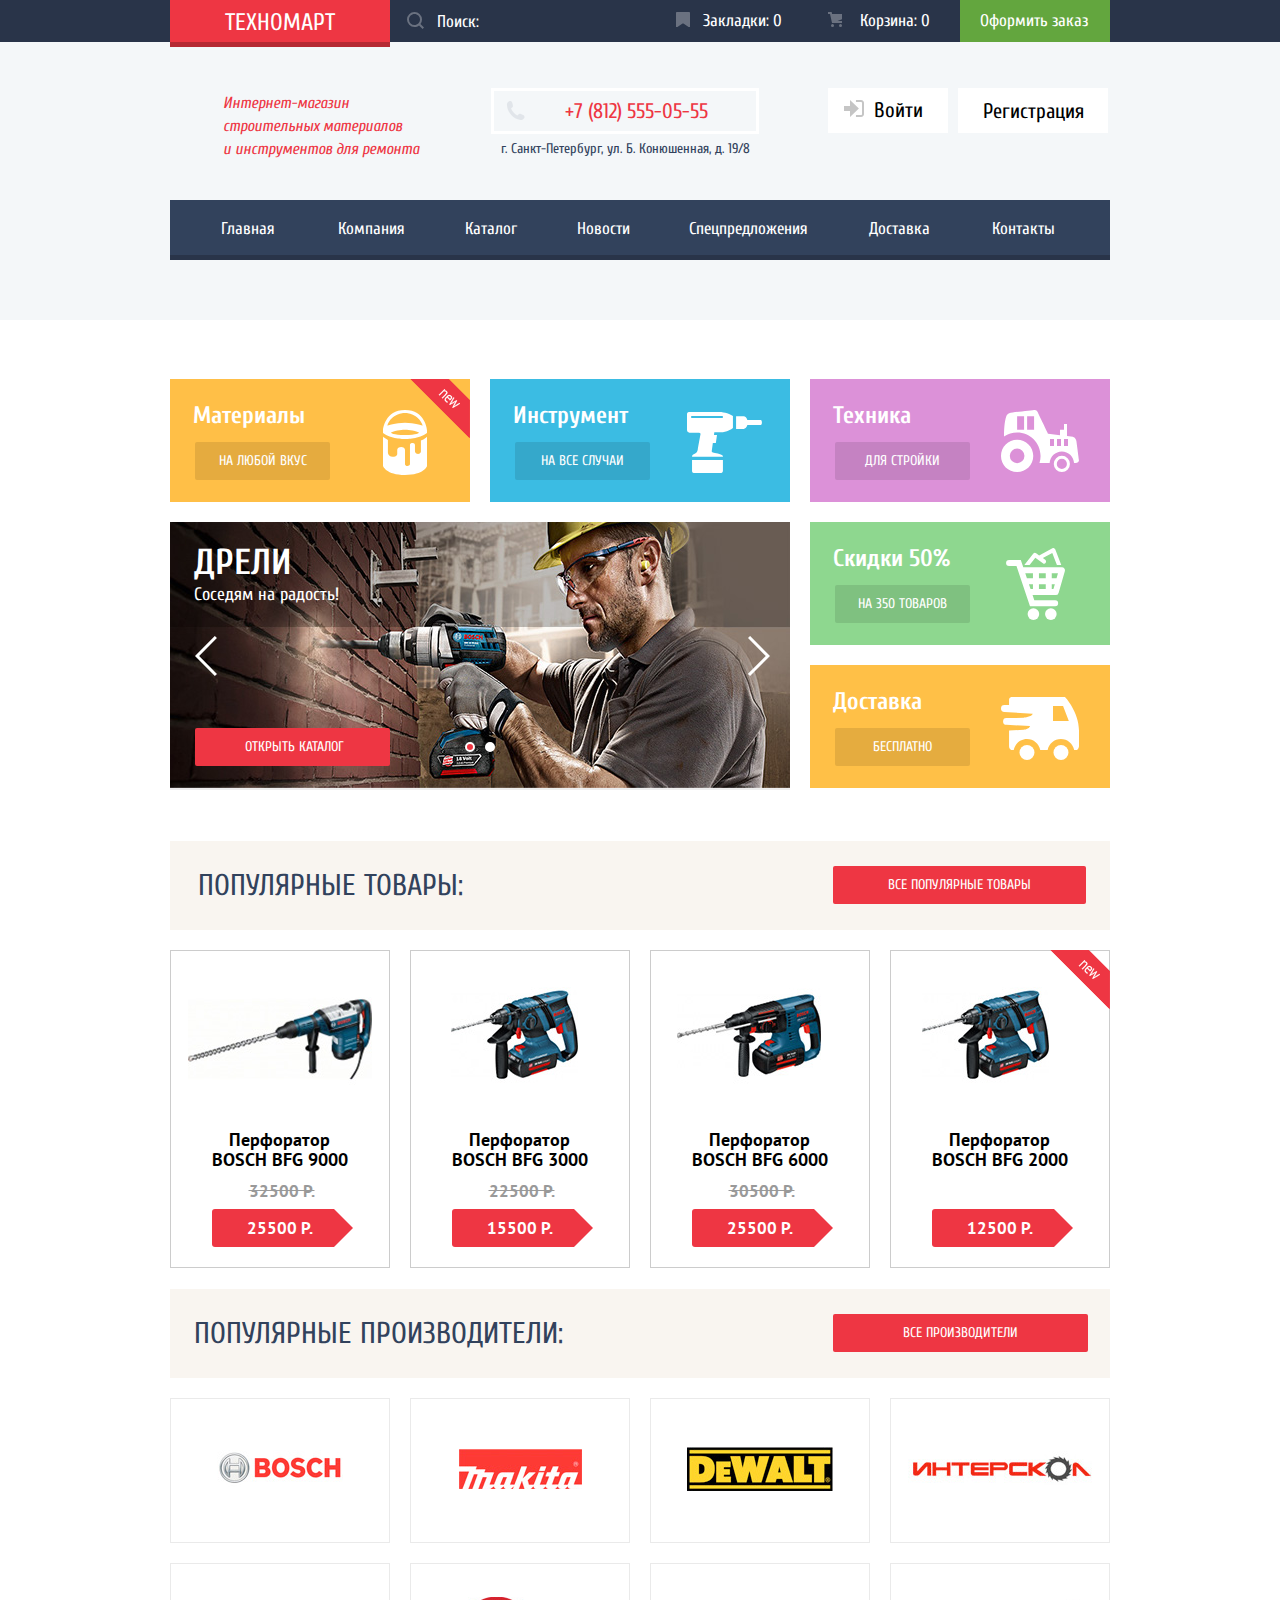
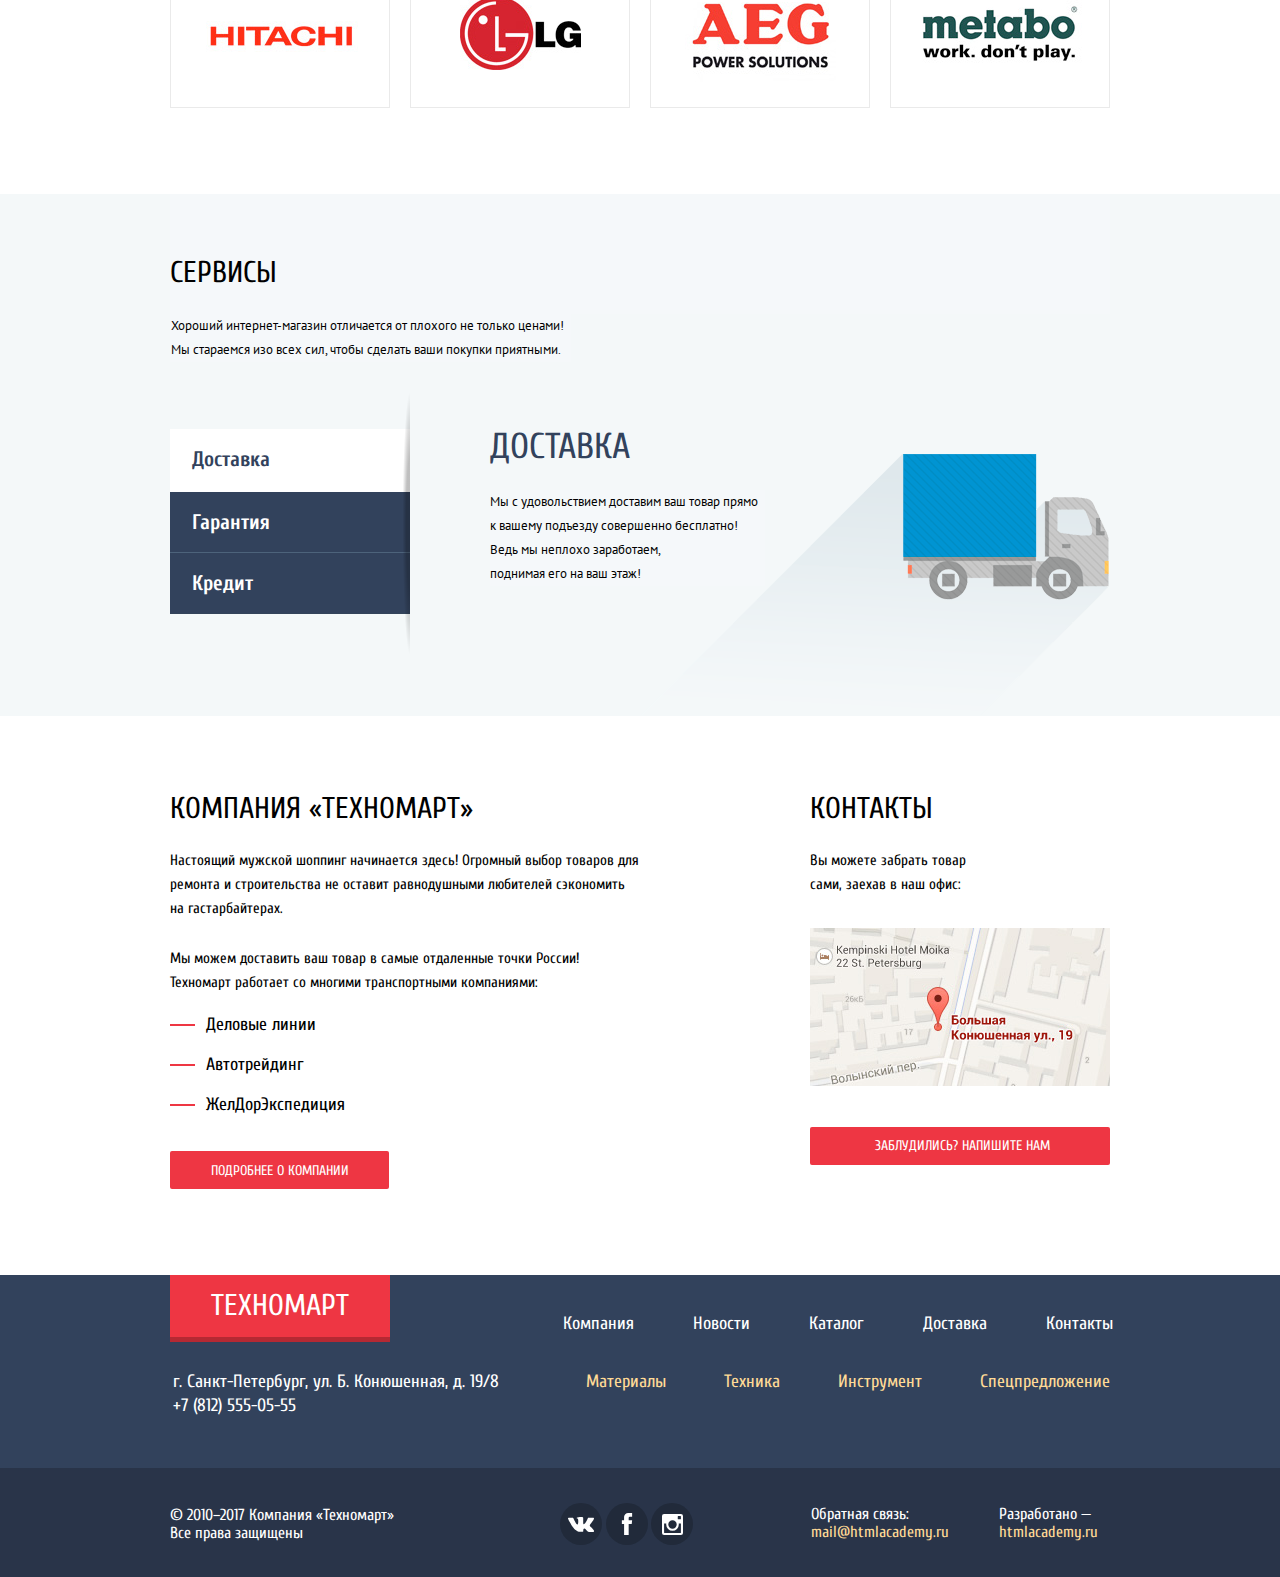
<file: index.html>
<!DOCTYPE html>
<html lang="ru">
<head>
  <meta charset="UTF-8">
  <title>Интернет-магазин "Техномарт"</title>
  <meta name="viewport" content="width=device-width">
  <link href="https://fonts.googleapis.com/css?family=Cuprum:400,400i,700&amp;subset=cyrillic" rel="stylesheet">
  <link href="https://fonts.googleapis.com/css?family=PT+Sans:400,700&amp;subset=cyrillic" rel="stylesheet">
  <link href="./css/style-min.css" rel="stylesheet">
</head>
<body>
<header class="main-header">
  <div class="top-container">
    <div class="container">
      <a class="logo">Техномарт</a>
      <form class="search" action="https://echo.htmlacademy.ru" method="post">
        <input class="site-search" id="search" type="search" name="search" placeholder="Поиск:">
        <label class="input-indicator" for="search"></label>
      </form>
      <a class="bookmarks" href="bookmarks.html">Закладки: 0</a>
      <a class="cart" href="cart.html">Корзина: 0</a>
      <a class="order" href="order-placement.html">Оформить заказ</a>
    </div>
  </div>
  <div class="container">
    <div class="middle-container">
      <h1>
        Интернет-магазин строительных материалов и&nbsp;инструментов для ремонта
      </h1>
      <div class="contact-info">
        <h2 class="visually-hidden">Контактная информация</h2>
        <a href="tel:7-812-555-05-55">+7 (812) 555-05-55</a>
        <address>г. Санкт-Петербург, ул. Б. Конюшенная, д. 19/8</address>
      </div>
      <ul class="user-navigation">
        <li>
          <a class="login-link" href="login.html">
            <svg xmlns="http://www.w3.org/2000/svg" width="20" height="17" viewBox="0 0 20 17">
              <path fill="#c5c5c5" d="M14.875 8.5L6 0v6H0v5h6v6z"></path>
              <path fill="#c5c5c5" d="M16.986 15.01h-5.027V17h5.027c2.178 0 3.004-1.81 3.029-3.026V3.028C19.99 1.811 19.164 0 16.986 0h-5.027v1.99h5.027c.839 0 .992.681 1.01 1.057v10.904c-.017.376-.171 1.059-1.01 1.059z"></path>
            </svg>
            <span class="log-in">Войти</span>
          </a>
        </li>
        <li><a class="registration-link" href="registration.html">Регистрация</a></li>
      </ul>
    </div>
    <nav class="header-navigation">
      <ul class="site-navigation">
        <li><a class="first" href="index.html">Главная</a></li>
        <li><a href="about.html">Компания</a></li>
        <li><a href="catalog.html">Каталог</a></li>
        <li><a href="news.html">Новости</a></li>
        <li><a href="special-offers.html">Спецпредложения</a></li>
        <li><a href="delivery.html">Доставка</a></li>
        <li><a href="contacts.html">Контакты</a></li>
      </ul>
    </nav>
  </div>
</header>
<main>
  <div class="container">
    <section class="promotional-unit">
      <div class="block materials">
        <h2 class="block-title">Материалы</h2>
        <a class="button promo-button" href="materials.html">НА ЛЮБОЙ ВКУС</a>
        <div class="flag flag-new">
          new
        </div>
      </div>
      <div class="block tool">
        <h2 class="block-title">Инструмент</h2>
        <a class="button promo-button" href="tool.html">НА ВСЕ СЛУЧАИ</a>
      </div>
      <div class="block equipment">
        <h2 class="block-title">Техника</h2>
        <a class="button promo-button" href="equipment.html">ДЛЯ СТРОЙКИ</a>
      </div>
      <div class="block sale">
        <h2 class="block-title">Скидки 50%</h2>
        <a class="button promo-button" href="special-offers.html">НА 350 ТОВАРОВ</a>
      </div>
      <div class="block delivery">
        <h2 class="block-title">Доставка</h2>
        <a class="button promo-button" href="delivery.html">БЕСПЛАТНО</a>
      </div>
      <div class="slider-wrapper">
        <input class="visually-hidden" type="radio" id="product-1" name="promo-toggle" checked>
        <input class="visually-hidden" type="radio" id="product-2" name="promo-toggle">
        <div class="slider-controls">
          <label for="product-1">Первый</label>
          <label for="product-2">Второй</label>
        </div>
        <ul class="slider-list">
          <li class="slider-item slide" id="slide2">
            <h2 class="slide-title">Дрели</h2>
            <p class="slide-text">Соседям на радость!</p>
            <a class="slider-item-button red-button button" href="catalog.html">Открыть каталог</a>
          </li>
          <li class="slider-item slide" id="slide1">
            <h2 class="slide-title">Перфораторы</h2>
            <p class="slide-text">Настоящие мужские игрушки</p>
            <a class="slider-item-button red-button button" href="catalog.html">Открыть каталог</a>
          </li>
        </ul>
      </div>
    </section>
    <section class="popular-products">
      <h2 class="popular-products-title">ПОПУЛЯРНЫЕ ТОВАРЫ:
        <a class="button red-button popular-products-link" href="catalog.html">ВСЕ ПОПУЛЯРНЫЕ ТОВАРЫ</a>
      </h2>
      <ul class="popular-catalog-list">
        <li class="catalog-item">
          <img class="image-1" src="img/product-1.jpg" width="184" height="164" alt="Перфоратор BOSCH BFG 3000">
          <h3>
            <a class="title-link" href="catalog-item.html">Перфоратор BOSCH BFG 9000</a>
          </h3>
          <p class="catalog-item-price">
            <span class="old-price">32500 P.</span>
            <a class="current-price button" href="#">25500 P.</a>
          </p>
        </li>
        <li class="catalog-item">
          <img class="image-2" src="img/product-2.jpg" width="127" height="112" alt="Перфоратор BOSCH BFG 3000">
          <h3>
            <a class="title-link" href="catalog-item.html">Перфоратор BOSCH BFG 3000</a>
          </h3>
          <p class="catalog-item-price">
            <span class="old-price">22500 P.</span>
            <a class="current-price button" href="#">15500 P.</a>
          </p>
        </li>
        <li class="catalog-item">
          <img class="image-3" src="img/product-3.jpg" width="144" height="128" alt="Перфоратор BOSCH BFG 3000">
          <h3>
            <a class="title-link" href="catalog-item.html">Перфоратор BOSCH BFG 6000</a>
          </h3>
          <p class="catalog-item-price">
            <span class="old-price">30500 P.</span>
            <a class="current-price button" href="#">25500 P.</a>
          </p>
        </li>
        <li class="catalog-item">
          <img class="image-4" src="img/product-4.jpg" width="127" height="112" alt="Перфоратор BOSCH BFG 3000">
          <h3>
            <a class="title-link" href="catalog-item.html">Перфоратор BOSCH BFG 2000</a>
          </h3>
          <p class="no-sale-item-price">
            <a class="current-price button" href="#">12500 P.</a>
          </p>
          <div class="flag flag-new">
            new
          </div>
        </li>
      </ul>
    </section>
    <section class="brands">
      <h2 class="brands-title">ПОПУЛЯРНЫЕ ПРОИЗВОДИТЕЛИ:
        <a class="button red-button  brands-link" href="catalog.html">ВСЕ ПРОИЗВОДИТЕЛИ</a>
      </h2>
      <ul class="brands-list">
        <li class="brands-list-item">
          <a class="manufactureer-link" href="manufactureer.html">
            <img src="img/bosch.jpg" width="126" height="37" alt="Производитель Bosch">
          </a>
        </li>
        <li class="brands-list-item">
          <a class="manufactureer-link" href="manufactureer.html">
            <img src="img/Makita.jpg" width="123" height="40" alt="Производитель Makita">
          </a>
        </li>
        <li class="brands-list-item">
          <a class="manufactureer-link" href="manufactureer.html">
            <img src="img/DeWALT.jpg" width="146" height="44" alt="Производитель DeWALT">
          </a>
        </li>
        <li class="brands-list-item">
          <a class="manufactureer-link" href="manufactureer.html">
            <img src="img/interskol.jpg" width="200" height="88" alt="Производитель Интерскол">
          </a>
        </li>
        <li class="brands-list-item">
          <a class="manufactureer-link" href="manufactureer.html">
            <img src="img/Hitachi.jpg" width="169" height="31" alt="Производитель Hitachi">
          </a>
        </li>
        <li class="brands-list-item">
          <a class="manufactureer-link" href="manufactureer.html">
            <img src="img/LG.jpg" width="121" height="73" alt="Производитель LG">
          </a>
        </li>
        <li class="brands-list-item">
          <a class="manufactureer-link" href="manufactureer.html">
            <img src="img/AEG.jpg" width="151" height="96" alt="Производитель AEG">
          </a>
        </li>
        <li class="brands-list-item">
          <a class="manufactureer-link" href="manufactureer.html">
            <img src="img/Metabo.jpg" width="204" height="69" alt="Производитель Metabo">
          </a>
        </li>
      </ul>
    </section>
  </div>
  <section class="services">
    <div class="services-container">
      <h2 class="services-title">СЕРВИСЫ</h2>
      <p class="services-text advert-text">
        Хороший интернет-магазин отличается от плохого не только ценами!
        Мы стараемся изо всех сил, чтобы сделать ваши покупки приятными.
      </p>
      <input class="visually-hidden" type="radio" id="service-1" name="service-toggle" checked>
      <input class="visually-hidden" type="radio" id="service-2" name="service-toggle">
      <input class="visually-hidden" type="radio" id="service-3" name="service-toggle">
      <div class="services-slider-controls">
        <label for="service-1">Доставка</label>
        <label for="service-2">Гарантия</label>
        <label for="service-3">Кредит</label>
      </div>
      <ul class="services-slider">
        <li class="service-item">
          <h3 class="services-slider-text">ДОСТАВКА</h3>
          <p class="services-text delivery-text">
            Мы с удовольствием доставим ваш товар прямо к вашему подъезду совершенно бесплатно! Ведь мы неплохо заработаем,<br>поднимая его на ваш этаж!
          </p>
        </li>
        <li class="service-item">
          <h3 class="services-slider-text">ГАРАНТИЯ</h3>
          <p class=" services-text warranty-text">
            Если купленный у&nbsp;нас товар поломается или заискрит,<br>а&nbsp;также в&nbsp;случае пожара, спровоцированного его возгаранием, вы&nbsp;всегда можете быть уверены в&nbsp;нашей гарантии. Мы&nbsp;обменяем сгоревший товар на&nbsp;новый.</p>
          <p class="services-text warranty-text">Дом уж&nbsp;восстановите как-нибудь сами.</p>
        </li>
        <li class="service-item">
          <h3 class="services-slider-text">КРЕДИТ</h3>
          <p class="services-text credit-text">
            Залезть в долговую яму стало проще!
            Кредитные консультанты придут вам на помощь.
          </p>
          <a class="button credit-button" href="credit.html">Оформить заявку</a>
        </li>
      </ul>
    </div>
  </section>
  <div class="container">
    <div class="additional-info">
      <section class="about-us">
        <h2 class="about-us-title">Компания «Техномарт»</h2>
        <p class="company-text">
          Настоящий мужской шоппинг начинается здесь! Огромный выбор товаров для ремонта и&nbsp;строительства не&nbsp;оставит равнодушными любителей сэкономить на&nbsp;гастарбайтерах.
        </p>
        <p class="transportation">Мы можем доставить ваш товар в самые отдаленные точки России!</p>
        <p class="transportation">Техномарт работает со многими транспортными компаниями:</p>
        <ul class="transport-companies">
          <li>Деловые линии</li>
          <li>Автотрейдинг</li>
          <li>ЖелДорЭкспедиция</li>
        </ul>
        <a class="button red-button " href="about.html">Подробнее о компании</a>
      </section>
      <section class="contacts">
        <h2 class="contacts-title">Контакты</h2>
        <p class="product-receipt">
          Вы можете забрать товар сами,
          заехав в наш офис:
        </p>
        <a class="map" href="map-service.html">
          <img src="img/map.jpg" width="300" height="158" alt="Офис компании по адресу ул. Большая Конюшенная 19/8, Санкт-Петербург">
        </a>
        <a class="button red-button letter-link" href="letter.html">Заблудились? НАПИШИТЕ НАМ</a>
      </section>
    </div>
  </div>
</main>
<footer class="main-footer">
  <div class="container">
    <a class="footer-logo">Техномарт</a>
    <nav class="footer-navigation">
      <ul class="footer-site-navigation">
        <li><a href="about.html">Компания</a> </li>
        <li><a href="news.html">Новости</a></li>
        <li><a href="catalog.html">Каталог</a></li>
        <li><a href="delivery.html">Доставка</a></li>
        <li><a href="contacts.html">Контакты</a></li>
      </ul>
    </nav>
  </div>
  <div class="container">
    <address class="company-contacts">
      г. Санкт-Петербург, ул. Б.&nbsp;Конюшенная, д. 19/8
      +7 (812) 555-05-55
    </address>
    <ul class="catalog-navigation">
      <li><a href="materials.html">Материалы</a></li>
      <li><a href="equipment.html">Техника</a></li>
      <li><a href="tool.html">Инструмент</a></li>
      <li><a href="special-offers.html">Спецпредложение</a></li>
    </ul>
  </div>
  <div class="container">
    <p class="company-copyright">
      &copy; 2010–2017 Компания «Техномарт» Все права защищены
    </p>
    <ul class="footer-social">
      <li>
        <a class="social-button" href="#">
          <span class="visually-hidden">Вконтакте</span>
          <svg xmlns="http://www.w3.org/2000/svg" width="26" height="15" viewBox="0 0 26.14 14.91">
            <path d="M26 13.47l-.09-.17a13.55 13.55 0 0 0-2.6-3q-.87-.83-1.1-1.12A1 1 0 0 1 22 8a10.27 10.27 0 0 1 1.22-1.78l.88-1.16q2.35-3.13 2-4L26 .94a.8.8 0 0 0-.4-.22 2.14 2.14 0 0 0-.87 0h-3.92a.51.51 0 0 0-.27 0h-.3a.6.6 0 0 0-.15.14.93.93 0 0 0-.14.24 22.22 22.22 0 0 1-1.46 3.06q-.5.84-.93 1.46a7 7 0 0 1-.71.91 4.94 4.94 0 0 1-.52.47q-.23.18-.35.15l-.23-.05a.9.9 0 0 1-.31-.33 1.49 1.49 0 0 1-.16-.53v-.55-.65-.57-1.12-1-.75a3.14 3.14 0 0 0 0-.62 2.12 2.12 0 0 0-.14-.44.73.73 0 0 0-.28-.33 1.57 1.57 0 0 0-.46-.18A9 9 0 0 0 12.57 0a8.93 8.93 0 0 0-3.25.33 1.83 1.83 0 0 0-.52.41q-.25.3-.07.33a1.67 1.67 0 0 1 1.16.59l.08.16a2.6 2.6 0 0 1 .19.63 6.32 6.32 0 0 1 .12 1 10.59 10.59 0 0 1 0 1.7q-.07.71-.13 1.1a2.21 2.21 0 0 1-.18.64 2.69 2.69 0 0 1-.16.3l-.07.07a1 1 0 0 1-.37.07.86.86 0 0 1-.46-.19 3.27 3.27 0 0 1-.56-.52 7 7 0 0 1-.66-.93q-.37-.6-.76-1.42l-.22-.39q-.2-.38-.56-1.11t-.62-1.43A.9.9 0 0 0 5.2.9h-.07a.93.93 0 0 0-.22-.16A1.44 1.44 0 0 0 4.6.65L.87.68A1 1 0 0 0 .1.94L0 1a.44.44 0 0 0 0 .22 1.08 1.08 0 0 0 .08.37Q.9 3.53 1.86 5.31t1.66 2.87Q4.23 9.27 5 10.24t1 1.24l.37.41.34.33a8.06 8.06 0 0 0 1 .78 16.34 16.34 0 0 0 1.4.9 7.6 7.6 0 0 0 1.79.72 6.19 6.19 0 0 0 2 .22h1.57a1.08 1.08 0 0 0 .72-.3l.05-.07a.9.9 0 0 0 .1-.25 1.38 1.38 0 0 0 0-.37 4.48 4.48 0 0 1 .09-1.05 2.77 2.77 0 0 1 .23-.71 1.74 1.74 0 0 1 .29-.4 1.19 1.19 0 0 1 .23-.2h.11a.86.86 0 0 1 .77.21 4.52 4.52 0 0 1 .83.79q.39.47.93 1.05a6.41 6.41 0 0 0 1 .87l.27.16a3.31 3.31 0 0 0 .71.3 1.53 1.53 0 0 0 .76.07l3.48-.05a1.58 1.58 0 0 0 .8-.17.68.68 0 0 0 .34-.37 1.06 1.06 0 0 0 0-.46 1.71 1.71 0 0 0-.1-.36z" fill="#fff"></path>
          </svg>
        </a>
      </li>
      <li>
        <a class="social-button" href="#">
          <span class="visually-hidden">Фейсбук</span>
          <svg xmlns="http://www.w3.org/2000/svg" width="12" height="22" viewBox="0 0 10.15 21.74">
            <path d="M3.34 1.12A4.77 4.77 0 0 1 6.53 0h3.61v3.81H7.81a1.07 1.07 0 0 0-1.09.83v2.55h3.42c-.08 1.23-.24 2.45-.41 3.67h-3v10.87H2.21V10.86H0V7.21h2.19V3.66a3.83 3.83 0 0 1 1.15-2.54z" fill="#fff"></path>
          </svg>
        </a>
      </li>
      <li>
        <a class="social-button" href="#">
          <span class="visually-hidden">Инстаграм</span>
          <svg xmlns="http://www.w3.org/2000/svg" width="21" height="21" viewBox="0 0 20 20">
            <path d="M18 0H2a2 2 0 0 0-2 2v16a2 2 0 0 0 2 2h16a2 2 0 0 0 2-2V2a2 2 0 0 0-2-2zm-8 6a4 4 0 1 1-4 4 4 4 0 0 1 4-4zM2.5 18a.47.47 0 0 1-.5-.5V9h2.1a3.4 3.4 0 0 0-.1 1 6 6 0 1 0 12 0 3.4 3.4 0 0 0-.1-1H18v8.5a.47.47 0 0 1-.5.5zM18 4.5a.47.47 0 0 1-.5.5h-2a.47.47 0 0 1-.5-.5v-2a.47.47 0 0 1 .5-.5h2a.47.47 0 0 1 .5.5z" fill="#fff"></path>
          </svg>
        </a>
      </li>
    </ul>
    <p class="feedback">
      Обратная связь:
      <a href="mailto:mail@htmlacademy.ru">mail@htmlacademy.ru</a>
    </p>
    <p class="site-copyright">
      Разработано —
      <a href="https://htmlacademy.ru/intensive/htmlcss">htmlacademy.ru</a>
    </p>
  </div>
</footer>
<section class="modal modal-map">
  <h2 class="visually-hidden">Как до нас добраться</h2>
  <img src="img/modal-map.jpg" width="940" height="446" alt="Офис компании по адресу ул. Большая Конюшенная 19/8, Санкт-Петербург">
  <button class="modal-close" type="button">Закрыть</button>
</section>
<section class="modal write-us">
  <h2 class="visually-hidden">Напишите нам</h2>
  <form class="message-form" action="https://echo.htmlacademy.ru" method="post">
    <p class="name">
      <label for="client-name">Ваше имя:</label>
      <input class="name-field" id="client-name" type="text" name="name" placeholder="Имя Фамилия">
    </p>
    <p class="e-mail">
      <label for="client-e-mail">Ваш e-mail</label>
      <input class="e-mail-field" id="client-e-mail" type="email" name="e-mail" placeholder="email@example.com">
    </p>
    <p class="text">
      <label for="message-text">Текст письма</label>
      <textarea class="message-text-field" name="message-text" id="message-text" rows="5"  placeholder="В свободной форме"></textarea>
    </p>
    <button class="button" type="submit">Отправить</button>
  </form>
  <button class="modal-close" type="button">Закрыть</button>
</section>
<script src="js/script_index_min.js"></script>
</body>
</html>
</file>
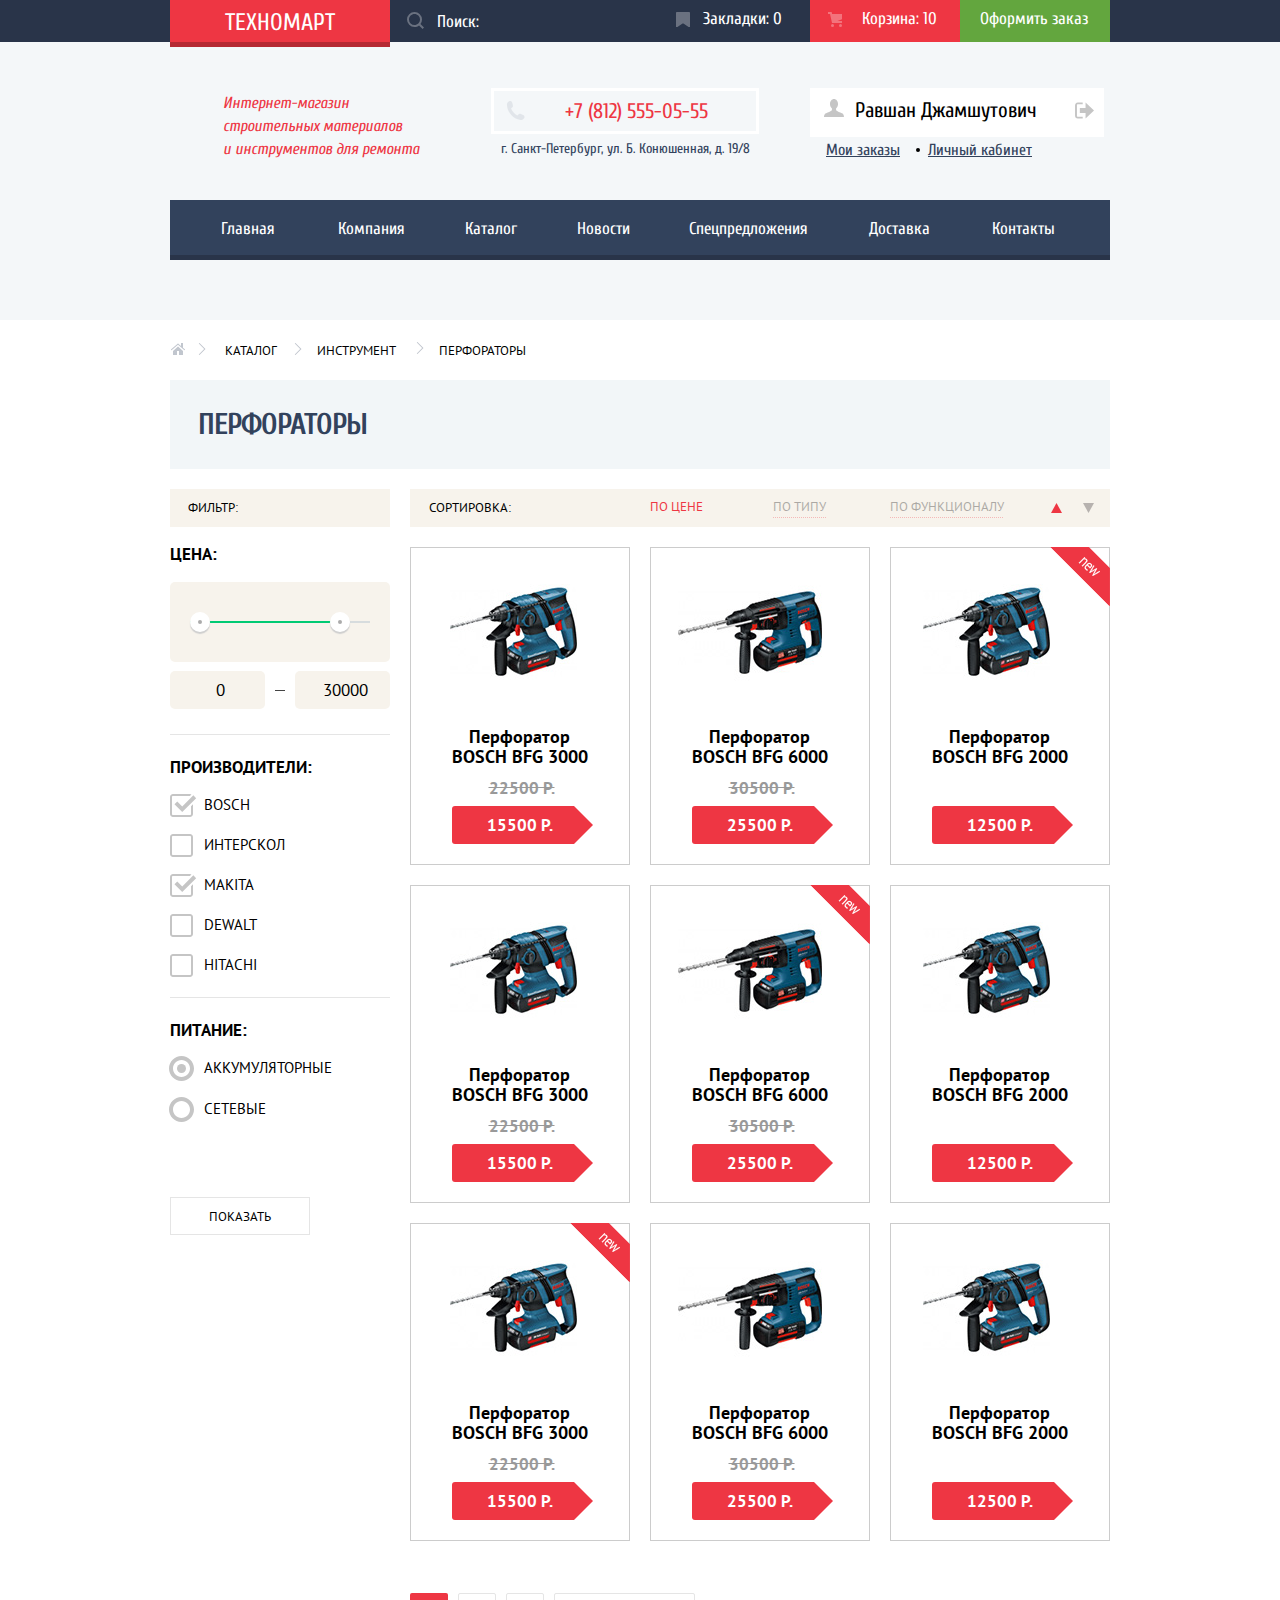
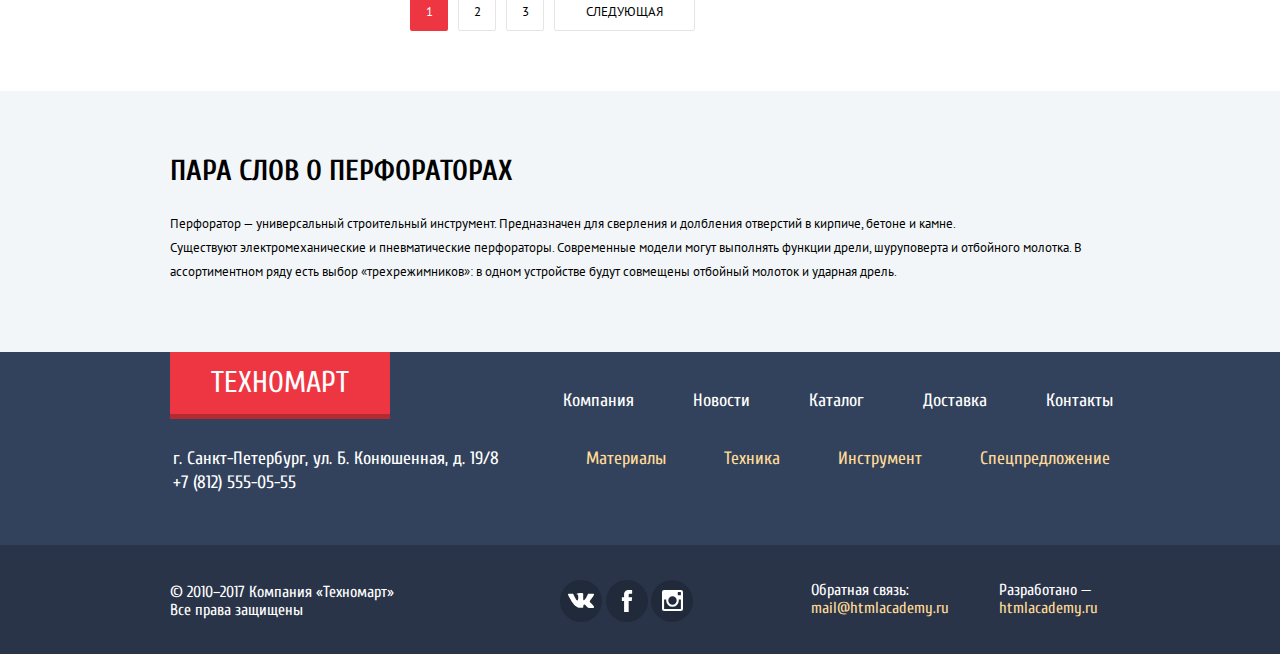
<file: catalog.html>
<!DOCTYPE html>
<html lang="ru">
<head>
  <meta charset="UTF-8">
  <title>Техномарт.Каталог</title>
  <meta name="viewport" content="width=device-width">
  <link href="https://fonts.googleapis.com/css?family=Cuprum:400,400i,700&amp;subset=cyrillic" rel="stylesheet">
  <link href="https://fonts.googleapis.com/css?family=PT+Sans:400,700&amp;subset=cyrillic" rel="stylesheet">
  <link href="./css/style-min.css" rel="stylesheet">
</head>
<body class="inner-page">
<header class="main-header">
  <div class="top-container">
    <div class="container">
      <a class="logo" href="index.html">Техномарт</a>
      <form class="search" action="https://echo.htmlacademy.ru" method="post">
        <input class="site-search" id="search" type="search" name="search" placeholder="Поиск:">
        <label class="input-indicator" for="search"></label>
      </form>
      <a class="bookmarks" href="bookmarks.html">Закладки: 0</a>
      <a class="cart" href="cart.html">Корзина: 10</a>
      <a class="order" href="order-placement.html">Оформить заказ</a>
    </div>
  </div>
  <div class="middle-container container">
    <h1>
      Интернет-магазин строительных материалов и&nbsp;инструментов для ремонта
    </h1>
    <h2 class="visually-hidden">Контактная информация</h2>
    <div class="contact-info">
      <a href="tel:7-812-555-05-55">+7 (812) 555-05-55</a>
      <address>г. Санкт-Петербург, ул. Б. Конюшенная, д. 19/8</address>
    </div>
    <div class="authorized-user-navigation">
      <div class="profile">
        <a class="authorized-user" href="profile.html">
          <svg xmlns="http://www.w3.org/2000/svg" width="20" height="18" viewBox="0 0 20 18">
            <path fill="#c5c5c5" d="M17.881 14.166c-2.144-.735-4.256-1.666-5.207-2.39-.657-.501-.77-1.618-.517-2.415 1.118-.903 1.864-2.477 1.864-4.278C14.021 2.276 12.221 0 10 0S5.979 2.276 5.979 5.083c0 1.801.746 3.374 1.863 4.277.253.798.141 1.915-.517 2.416-.95.724-3.063 1.654-5.207 2.39S0 18 0 18h20s.025-3.099-2.119-3.834z"></path>
          </svg>
          <span class="user-name">Равшан Джамшутович</span>
        </a>
        <a class="log-out">
          <span class="visually-hidden">Выйти из личного кабинета</span>
          <svg xmlns="http://www.w3.org/2000/svg" width="20" height="17" viewBox="0 0 21 17">
            <g fill="#c5c5c5">
              <path fill="#c5c5c5" d="M21 8.5L12.125 0v6h-6v5h6v6z"></path>
              <path fill="#c5c5c5" d="M3.106 13.952V3.048c.018-.376.171-1.057 1.01-1.057h5.027V0H4.116C1.938 0 1.112 1.81 1.087 3.027v10.946C1.112 15.189 1.938 17 4.116 17h5.027v-1.99H4.116c-.839 0-.992-.683-1.01-1.058z"></path>
            </g>
          </svg>
        </a>
      </div>
      <ul class="authorized-user-menu">
        <li><a class="my-orders" href="my-orders.html">Мои заказы</a></li>
        <li><a class="your-account" href="your-account.html">Личный кабинет</a></li>
      </ul>
    </div>
  </div>
  <nav class="header-navigation container">
    <ul class="site-navigation">
      <li><a href="index.html">Главная</a></li>
      <li><a href="about.html">Компания</a></li>
      <li><a href="catalog.html">Каталог</a></li>
      <li><a href="news.html">Новости</a></li>
      <li><a href="special-offers.html">Спецпредложения</a></li>
      <li><a href="delivery.html">Доставка</a></li>
      <li><a href="contacts.html">Контакты</a></li>
    </ul>
  </nav>
</header>
<main>
  <div class="container">
    <nav class="add-site-navigation">
      <ul class="breadcrumbs">
        <li>
          <a class="main-page" href="index.html">
            <svg xmlns="http://www.w3.org/2000/svg" width="15" height="12" viewBox="0 0 15 12">
              <g fill="#C1C6CE">
                <path d="M3 8v4h4V8h2v4h4V8L8 3.516z"></path>
                <path d="M14.831 6.365L13 4.751V0h-2v2.987L8.332.635c-.02-.017-.043-.023-.064-.037a.465.465 0 0 0-.08-.047.551.551 0 0 0-.095-.024C8.062.521 8.032.515 8 .515c-.031 0-.061.006-.092.012a.46.46 0 0 0-.095.025c-.028.011-.053.029-.08.046-.021.014-.045.02-.064.037l-6.498 5.73a.501.501 0 0 0 .33.875.497.497 0 0 0 .331-.125L8 1.677l6.169 5.438a.501.501 0 0 0 .662-.75z"></path>
              </g>
            </svg>
          </a>
        </li>
        <li><a href="tool.html">КАТАЛОГ</a></li>
        <li><a class="breadcrumbs-tool" href="tool.html">ИНСТРУМЕНТ</a></li>
        <li class="breadcrumbs-current">ПЕРФОРАТОРЫ</li>
      </ul>
    </nav>
    <h2 class="page-title">ПЕРФОРАТОРЫ</h2>
    <div class="catalog-columns">
      <section class="filters">
        <h3 class="filters-title">Фильтр:</h3>
        <form class="filter" method="get" action="https://echo.htmlacademy.ru">
          <fieldset class="filter-item">
            <legend>Цена:</legend>
            <div class="range-filter">
              <div class="range-controls">
                <div class="scale">
                  <div class="bar"></div>
                </div>
                <div class="toggle toggle-min"></div>
                <div class="toggle toggle-max"></div>
              </div>
              <div class="price-controls">
                <label class="min-price"><input name="min-price" type="text" value="0"></label>
                <label class="max-price"><input name="max-price" type="text" value="30000"></label>
              </div>
            </div>
          </fieldset>
          <fieldset>
            <legend>Производители:</legend>
            <ul class="manufactures">
              <li class="filter-option">
                <input class="visually-hidden filter-input filter-input-checkbox" type="checkbox" name="bosch" id="filter-bosch" checked>
                <label for="filter-bosch">BOSCH</label>
              </li>
              <li class="filter-option">
                <input class="visually-hidden filter-input filter-input-checkbox" type="checkbox" name="interskol" id="filter-interskol">
                <label for="filter-interskol">ИНТЕРСКОЛ</label>
              </li>
              <li class="filter-option">
                <input class="visually-hidden filter-input filter-input-checkbox" type="checkbox" name="makita" id="filter-makita" checked>
                <label for="filter-makita">MAKITA</label>
              </li>
              <li class="filter-option">
                <input class="visually-hidden filter-input filter-input-checkbox" type="checkbox" name="dewalt" id="filter-dewalt">
                <label for="filter-dewalt">DEWALT</label>
              </li>
              <li class="filter-option">
                <input class="visually-hidden filter-input filter-input-checkbox" type="checkbox" name="hitachi" id="filter-hitachi">
                <label for="filter-hitachi">HITACHI</label>
              </li>
            </ul>
          </fieldset>
          <fieldset>
            <legend>Питание:</legend>
            <ul class="battery-type">
              <li class="filter-option">
                <input class="visually-hidden filter-input filter-input-radio" type="radio" name="battery-group" value="rechargeable" id="filter-rechargeable" checked>
                <label for="filter-rechargeable">АККУМУЛЯТОРНЫЕ</label>
              </li>
              <li class="filter-option">
                <input class="visually-hidden filter-input filter-input-radio" type="radio" name="battery-group" value="net" id="filter-net">
                <label for="filter-net">СЕТЕВЫЕ</label>
              </li>
            </ul>
          </fieldset>
          <button class="button filter-button">Показать</button>
        </form>
      </section>
      <div class="catalog">
        <section class="sorting">
          <h3 class="sorting-title">СОРТИРОВКА:</h3>
          <ul class="sorting-list">
            <li><a class="sort current-sort" href="#">ПО&nbsp;ЦЕНЕ</a></li>
            <li><a class="sort type-sort" href="#">ПО&nbsp;ТИПУ</a></li>
            <li><a class="sort function-sort" href="#">ПО&nbsp;ФУНКЦИОНАЛУ</a></li>
          </ul>
          <ul class="order-switch">
            <li>
              <a class="ascending-order current-order" href="#">
                <svg xmlns="http://www.w3.org/2000/svg" width="11" height="10" viewBox="0 0 11 10">
                  <path fill="#231f20" d="M5.5 0L0 10h11z"></path>
                </svg>
              </a>
            </li>
            <li>
              <a class="descending-order" href="#">
                <svg xmlns="http://www.w3.org/2000/svg" width="11" height="10" viewBox="0 0 11 10">
                  <path fill="#231f20" d="M5.5 10L0 0h11"></path>
                </svg>
              </a>
            </li>
          </ul>
        </section>
        <h2 class="visually-hidden">Список перфораторов</h2>
        <ul class="catalog-list">
          <li class="catalog-item">
            <img class="image" src="img/product-2.jpg" width="127" height="112" alt="Перфоратор BOSCH BFG 3000">
            <h3>
              <a class="title-link" href="catalog-item.html">Перфоратор BOSCH BFG 3000</a>
            </h3>
            <p class="catalog-item-price">
              <span class="old-price">22500 P.</span>
              <a class="current-price button" href="#">15500 P.</a>
            </p>
            <div class="actions">
              <a class="buy button" href="#">Купить</a>
              <a class="to-bookmarks button" href="#">В закладки</a>
            </div>
          </li>
          <li class="catalog-item">
            <img class="image" src="img/product-3.jpg" width="144" height="128" alt="Перфоратор BOSCH BFG 6000">
            <h3>
              <a class="title-link" href="catalog-item.html">Перфоратор BOSCH BFG 6000</a>
            </h3>
            <p class="catalog-item-price">
              <span class="old-price">30500 P.</span>
              <a class="current-price button" href="#">25500 P.</a>
            </p>
            <div class="actions">
              <a class=" buy button" href="#">Купить</a>
              <a class="to-bookmarks button" href="#">В закладки</a>
            </div>
          </li>
          <li class="catalog-item">
            <img class="image" src="img/product-4.jpg" width="127" height="112" alt="Перфоратор BOSCH BFG 2000">
            <h3>
              <a class="title-link" href="catalog-item.html">Перфоратор BOSCH BFG 2000</a>
            </h3>
            <p class="no-sale-item-price">
              <a class="current-price button" href="#">12500 P.</a>
            </p>
            <div class="flag flag-new">
              new
            </div>
            <div class="actions">
              <a class="buy button" href="#">Купить</a>
              <a class="to-bookmarks button" href="#">В закладки</a>
            </div>
          </li>
          <li class="catalog-item">
            <img class="image" src="img/product-2.jpg" width="127" height="112" alt="Перфоратор BOSCH BFG 3000">
            <h3>
              <a class="title-link" href="catalog-item.html">Перфоратор BOSCH BFG 3000</a>
            </h3>
            <p class="catalog-item-price">
              <span class="old-price">22500 P.</span>
              <a class="current-price button" href="#">15500 P.</a>
            </p>
            <div class="actions">
              <a class="buy button" href="#">Купить</a>
              <a class="to-bookmarks button" href="#">В закладки</a>
            </div>
          </li>
          <li class="catalog-item">
            <img class="image" src="img/product-3.jpg" width="144" height="128" alt="Перфоратор BOSCH BFG 6000">
            <h3>
              <a class="title-link" href="catalog-item.html">Перфоратор BOSCH BFG 6000</a>
            </h3>
            <p class="catalog-item-price">
              <span class="old-price">30500 P.</span>
              <a class="current-price button" href="#">25500 P.</a>
            </p>
            <div class="flag flag-new">
              new
            </div>
            <div class="actions">
              <a class="buy button" href="#">Купить</a>
              <a class="to-bookmarks button" href="#">В закладки</a>
            </div>
          </li>
          <li class="catalog-item">
            <img class="image" src="img/product-4.jpg" width="127" height="112" alt="Перфоратор BOSCH BFG 2000">
            <h3>
              <a class="title-link" href="catalog-item.html">Перфоратор BOSCH BFG 2000</a>
            </h3>
            <p class="no-sale-item-price">
              <a class="current-price button" href="#">12500 P.</a>
            </p>
            <div class="actions">
              <a class="buy button" href="#">Купить</a>
              <a class="to-bookmarks button" href="#">В закладки</a>
            </div>
          </li>
          <li class="catalog-item">
            <img class="image" src="img/product-2.jpg" width="127" height="112" alt="Перфоратор BOSCH BFG 3000">
            <h3>
              <a class="title-link" href="catalog-item.html">Перфоратор BOSCH BFG 3000</a>
            </h3>
            <p class="catalog-item-price">
              <span class="old-price">22500 P.</span>
              <a class="current-price button" href="#">15500 P.</a>
            </p>
            <div class="flag flag-new">
              new
            </div>
            <div class="actions">
              <a class="buy button" href="#">Купить</a>
              <a class="to-bookmarks button" href="#">В закладки</a>
            </div>
          </li>
          <li class="catalog-item">
            <img class="image" src="img/product-3.jpg" width="144" height="128" alt="Перфоратор BOSCH BFG 6000">
            <h3>
              <a class="title-link" href="catalog-item.html">Перфоратор BOSCH BFG 6000</a>
            </h3>
            <p class="catalog-item-price">
              <span class="old-price">30500 P.</span>
              <a class="current-price button" href="#">25500 P.</a>
            </p>
            <div class="actions">
              <a class="buy button" href="#">Купить</a>
              <a class="to-bookmarks button" href="#">В закладки</a>
            </div>
          </li>
          <li class="catalog-item">
            <img class="image" src="img/product-4.jpg" width="127" height="112" alt="Перфоратор BOSCH BFG 2000">
            <h3>
              <a class="title-link" href="catalog-item.html">Перфоратор BOSCH BFG 2000</a>
            </h3>
            <p class="no-sale-item-price">
              <a class="current-price button" href="#">12500 P.</a>
            </p>
            <div class="actions">
              <a class="buy button" href="#">Купить</a>
              <a class="to-bookmarks button" href="#">В закладки</a>
            </div>
          </li>
        </ul>
        <ul class="pagination-list">
          <li class="pagination-item pagination-item-current"><a>1</a></li>
          <li class="pagination-item"><a href="#">2</a></li>
          <li class="pagination-item"><a href="#">3</a></li>
          <li class="pagination-item"><a href="#">Следующая</a></li>
        </ul>
      </div>
    </div>
  </div>
  <article class="about-perforator">
    <div class="container">
      <h2>ПАРА СЛОВ О ПЕРФОРАТОРАХ</h2>
      <div class="perforator-text">
        <p class="text-part1">
          Перфоратор&nbsp;&mdash; универсальный строительный инструмент. Предназначен для сверления и&nbsp;долбления отверстий в&nbsp;кирпиче, бетоне и&nbsp;камне.
        </p>
        <p class="text-part2">
          Существуют электромеханические и&nbsp;пневматические перфораторы. Современные модели могут выполнять функции дрели, шуруповерта и&nbsp;отбойного молотка. В ассортиментном ряду есть выбор &laquo;трехрежимников&raquo;: в&nbsp;одном устройстве будут совмещены отбойный молоток и&nbsp;ударная дрель.
        </p>
      </div>
    </div>
  </article>
</main>
<footer class="main-footer">
  <div class="container">
    <a class="footer-logo">Техномарт</a>
    <nav class="footer-navigation">
      <ul class="footer-site-navigation">
        <li><a href="about.html">Компания</a> </li>
        <li><a href="news.html">Новости</a></li>
        <li><a href="catalog.html">Каталог</a></li>
        <li><a href="delivery.html">Доставка</a></li>
        <li><a href="contacts.html">Контакты</a></li>
      </ul>
    </nav>
  </div>
  <div class="container">
    <address class="company-contacts">
      г. Санкт-Петербург, ул. Б. Конюшенная, д. 19/8
      +7 (812) 555-05-55
    </address>
    <ul class="catalog-navigation">
      <li><a href="materials.html">Материалы</a></li>
      <li><a href="equipment.html">Техника</a></li>
      <li><a href="tool.html">Инструмент</a></li>
      <li><a href="special-offers.html">Спецпредложение</a></li>
    </ul>
  </div>
  <div class="container">
    <p class="company-copyright">
      &copy; 2010–2017 Компания «Техномарт» Все права защищены
    </p>
    <ul class="footer-social">
      <li>
        <a class="social-button" href="#">
          <span class="visually-hidden">Вконтакте</span>
          <svg xmlns="http://www.w3.org/2000/svg" width="26" height="15" viewBox="0 0 26.14 14.91">
            <path d="M26 13.47l-.09-.17a13.55 13.55 0 0 0-2.6-3q-.87-.83-1.1-1.12A1 1 0 0 1 22 8a10.27 10.27 0 0 1 1.22-1.78l.88-1.16q2.35-3.13 2-4L26 .94a.8.8 0 0 0-.4-.22 2.14 2.14 0 0 0-.87 0h-3.92a.51.51 0 0 0-.27 0h-.3a.6.6 0 0 0-.15.14.93.93 0 0 0-.14.24 22.22 22.22 0 0 1-1.46 3.06q-.5.84-.93 1.46a7 7 0 0 1-.71.91 4.94 4.94 0 0 1-.52.47q-.23.18-.35.15l-.23-.05a.9.9 0 0 1-.31-.33 1.49 1.49 0 0 1-.16-.53v-.55-.65-.57-1.12-1-.75a3.14 3.14 0 0 0 0-.62 2.12 2.12 0 0 0-.14-.44.73.73 0 0 0-.28-.33 1.57 1.57 0 0 0-.46-.18A9 9 0 0 0 12.57 0a8.93 8.93 0 0 0-3.25.33 1.83 1.83 0 0 0-.52.41q-.25.3-.07.33a1.67 1.67 0 0 1 1.16.59l.08.16a2.6 2.6 0 0 1 .19.63 6.32 6.32 0 0 1 .12 1 10.59 10.59 0 0 1 0 1.7q-.07.71-.13 1.1a2.21 2.21 0 0 1-.18.64 2.69 2.69 0 0 1-.16.3l-.07.07a1 1 0 0 1-.37.07.86.86 0 0 1-.46-.19 3.27 3.27 0 0 1-.56-.52 7 7 0 0 1-.66-.93q-.37-.6-.76-1.42l-.22-.39q-.2-.38-.56-1.11t-.62-1.43A.9.9 0 0 0 5.2.9h-.07a.93.93 0 0 0-.22-.16A1.44 1.44 0 0 0 4.6.65L.87.68A1 1 0 0 0 .1.94L0 1a.44.44 0 0 0 0 .22 1.08 1.08 0 0 0 .08.37Q.9 3.53 1.86 5.31t1.66 2.87Q4.23 9.27 5 10.24t1 1.24l.37.41.34.33a8.06 8.06 0 0 0 1 .78 16.34 16.34 0 0 0 1.4.9 7.6 7.6 0 0 0 1.79.72 6.19 6.19 0 0 0 2 .22h1.57a1.08 1.08 0 0 0 .72-.3l.05-.07a.9.9 0 0 0 .1-.25 1.38 1.38 0 0 0 0-.37 4.48 4.48 0 0 1 .09-1.05 2.77 2.77 0 0 1 .23-.71 1.74 1.74 0 0 1 .29-.4 1.19 1.19 0 0 1 .23-.2h.11a.86.86 0 0 1 .77.21 4.52 4.52 0 0 1 .83.79q.39.47.93 1.05a6.41 6.41 0 0 0 1 .87l.27.16a3.31 3.31 0 0 0 .71.3 1.53 1.53 0 0 0 .76.07l3.48-.05a1.58 1.58 0 0 0 .8-.17.68.68 0 0 0 .34-.37 1.06 1.06 0 0 0 0-.46 1.71 1.71 0 0 0-.1-.36z" fill="#fff">
            </path>
          </svg>
        </a>
      </li>
      <li>
        <a class="social-button" href="#">
          <span class="visually-hidden">Фейсбук</span>
          <svg xmlns="http://www.w3.org/2000/svg" width="12" height="22" viewBox="0 0 10.15 21.74">
            <path d="M3.34 1.12A4.77 4.77 0 0 1 6.53 0h3.61v3.81H7.81a1.07 1.07 0 0 0-1.09.83v2.55h3.42c-.08 1.23-.24 2.45-.41 3.67h-3v10.87H2.21V10.86H0V7.21h2.19V3.66a3.83 3.83 0 0 1 1.15-2.54z" fill="#fff"></path>
          </svg>
        </a>
      </li>
      <li>
        <a class="social-button" href="#">
          <span class="visually-hidden">Инстаграм</span>
          <svg xmlns="http://www.w3.org/2000/svg" width="21" height="21" viewBox="0 0 20 20">
            <path d="M18 0H2a2 2 0 0 0-2 2v16a2 2 0 0 0 2 2h16a2 2 0 0 0 2-2V2a2 2 0 0 0-2-2zm-8 6a4 4 0 1 1-4 4 4 4 0 0 1 4-4zM2.5 18a.47.47 0 0 1-.5-.5V9h2.1a3.4 3.4 0 0 0-.1 1 6 6 0 1 0 12 0 3.4 3.4 0 0 0-.1-1H18v8.5a.47.47 0 0 1-.5.5zM18 4.5a.47.47 0 0 1-.5.5h-2a.47.47 0 0 1-.5-.5v-2a.47.47 0 0 1 .5-.5h2a.47.47 0 0 1 .5.5z" fill="#fff"></path>
          </svg>
        </a>
      </li>
    </ul>
    <p class="feedback">
      Обратная связь:
      <a href="mailto:mail@htmlacademy.ru">mail@htmlacademy.ru</a>
    </p>
    <p class="site-copyright">
      Разработано &mdash;
      <a href="https://htmlacademy.ru/intensive/htmlcss">htmlacademy.ru</a>
    </p>
  </div>
</footer>
<section class="modal modal-cart">
  <h2 class="visually-hidden">Купить или продолжить</h2>
  <p class="modal-cart-message">Товар добавлен в корзину!</p>
  <div class="buttons-container">
    <a class="button order-placement" href="order-placement.html">Оформить заказ</a>
    <a class="button go-catalog" href="catalog.html">Продолжить покупки</a>
  </div>
  <button class="modal-close" type="button">Закрыть</button>
</section>
<script src="js/script_catalog_min.js"></script>
</body>
</html>
</file>
<file: css/style-min.css>
@-webkit-keyframes bounce{0%{-webkit-transform:translate(-50%,-2000px);transform:translate(-50%,-2000px)}70%{-webkit-transform:translate(-50%,30px);transform:translate(-50%,30px)}90%{-webkit-transform:translate(-50%,-10px);transform:translate(-50%,-10px)}to{-webkit-transform:translate(-50%,0);transform:translate(-50%,0)}}@keyframes bounce{0%{-webkit-transform:translate(-50%,-2000px);transform:translate(-50%,-2000px)}70%{-webkit-transform:translate(-50%,30px);transform:translate(-50%,30px)}90%{-webkit-transform:translate(-50%,-10px);transform:translate(-50%,-10px)}to{-webkit-transform:translate(-50%,0);transform:translate(-50%,0)}}@-webkit-keyframes shake{0%,to{-webkit-transform:translate(-50%,-50%);transform:translate(-50%,-50%)}10%,30%,50%,70%,90%{-webkit-transform:translate(-40%,-50%);transform:translate(-40%,-50%)}20%,40%,60%,80%{-webkit-transform:translate(-60%,-50%);transform:translate(-60%,-50%)}}@keyframes shake{0%,to{-webkit-transform:translate(-50%,-50%);transform:translate(-50%,-50%)}10%,30%,50%,70%,90%{-webkit-transform:translate(-40%,-50%);transform:translate(-40%,-50%)}20%,40%,60%,80%{-webkit-transform:translate(-60%,-50%);transform:translate(-60%,-50%)}}body{margin:0;padding:0;font-family:"Cuprum",Arial,sans-serif;font-size:13px;line-height:24px;font-weight:400;color:#fff;background-color:#fff}a{text-decoration:none}img{max-width:100%;height:auto}.visually-hidden:not(:focus):not(:active),input[type=checkbox].visually-hidden,input[type=radio].visually-hidden{position:absolute;width:1px;height:1px;margin:-1px;border:0;padding:0;white-space:nowrap;-webkit-clip-path:inset(100%);clip-path:inset(100%);clip:rect(0 0 0 0);overflow:hidden}.button{font:inherit;text-align:center;color:#fff;vertical-align:middle;text-transform:uppercase;background-color:#ee3643;border:0}.main-header{width:100%;background-color:#f4f7f9}.top-container{width:100%;background-color:#293449}.container{width:940px;margin:0 auto;padding:0 10px;font-size:17px;line-height:18px;font-weight:400;color:#fff}.top-container .container{display:-webkit-box;display:-ms-flexbox;display:flex}.logo{width:109px;padding:11px 56px 7px 55px;font-size:24px;line-height:24px;color:#fff;text-transform:uppercase;background-color:#ee3643;-webkit-box-shadow:0 5px 0 #b52933;box-shadow:0 5px 0 #b52933}.bookmarks,.cart,.order,.site-search{font-family:"Cuprum",Arial,sans-serif;font-size:17px;line-height:18px;font-weight:400}.search{position:relative;width:269px;color:#fff;}.site-search{display:inline-block;width:269px;height:42px;padding-left:47px;vertical-align:middle;background:#293449;border:0}.site-search::-moz-placeholder{font-family:"Cuprum",Arial,sans-serif;font-size:17px;color:#fff;opacity:1}.site-search::-webkit-input-placeholder{font-family:"Cuprum",Arial,sans-serif;font-size:17px;line-height:18px;color:#fff}.site-search:-ms-input-placeholder{font-family:"Cuprum",Arial,sans-serif;font-size:17px;line-height:18px;color:#fff}.site-search+label::before{left:17px;width:17px;height:17px;background:url(../img/icon-search.svg) no-repeat 0 0}.bookmarks,.cart{position:relative;color:#fff;background-color:#293449}.bookmarks{padding:12px 28px 11px 44px}.cart{padding:12px 30px 12px 50px}.inner-page .cart{padding:10px 23px 10px 52px;background-color:#ee3643}.inner-page .bookmarks{padding:10px 28px 10px 44px}.bookmarks::before,.cart::before,.site-search+label::before{content:"";position:absolute;top:12px;opacity:.3}.bookmarks::before{background:url(../img/icon-bookmark.svg) no-repeat 0 0;left:17px;width:15px;height:15px}.cart::before{left:18px;width:14px;height:16px;background:url(../img/icon-cart.svg) no-repeat 0 0}.order{padding:12px 22px 12px 20px;color:#fff;background-color:#63a63e}.inner-page .order{padding:10px 22px 10px 20px}.logo:hover{background-color:#ca2c37}.bookmarks:hover,.cart:hover,.site-search:hover{background-color:#212a3a}.site-search:hover+label::before{opacity:1}.bookmarks:hover::before,.cart:hover::before{background-color:#212a3a;opacity:1}.order:hover{background-color:#5fbb2d}.logo:active{background-color:#ba2732}.bookmarks:active,.cart:active{color:rgba(255,255,255,.6);background-color:#161d29}.bookmarks:active::before,.cart:active::before{opacity:.5}.order:active{color:rgba(255,255,255,.5);background-color:#518534}.site-search:focus{padding-left:49px;background-color:#fff;outline:0}.site-search:focus+label::before{background-image:url(../img/icon-search-focus.svg)}.middle-container{display:-webkit-box;display:-ms-flexbox;display:flex}.contact-info a,h1{color:#ee3643;background-color:#f4f7f9}h1{width:201px;margin:50px 67px 39px 53px;font-size:16px;line-height:23px;font-style:italic;font-weight:400;padding:0}.contact-info{margin:46px 69px 39px 0}.contact-info a,.user-navigation a{display:block;font-size:21px;line-height:21px}.contact-info a{position:relative;padding:10px 48px 9px 71px;border:3px solid #fff}.contact-info a::before{content:"";position:absolute;top:10px;left:12px;bottom:13px;width:19px;height:19px;background:url(../img/icon-phone.svg) no-repeat 0 0;opacity:.3}.contact-info address{margin-top:3px;font-size:14px;line-height:24px;color:#32425c;text-align:center;font-style:normal;background-color:#f4f7f9}.user-navigation{margin:0;list-style:none}.site-navigation{padding:0;list-style:none}.authorized-user-navigation,.user-navigation{display:-webkit-box;display:-ms-flexbox;display:flex}.user-navigation{-ms-flex-pack:distribute;justify-content:space-around;-ms-flex-wrap:wrap;flex-wrap:wrap;padding:46px 0 66px}.user-navigation a{color:#000;background-color:#fff}.user-navigation .login-link{margin-right:10px;padding:12px 25px 12px 16px}.login-link .log-in{margin-left:5px}.user-navigation .registration-link{max-width:100px;padding:13px 25px 11px}.inner-page .contact-info{margin-right:51px}.authorized-user-navigation{-webkit-box-orient:vertical;-webkit-box-direction:normal;-ms-flex-direction:column;flex-direction:column;padding:46px 0 30px}.authorized-user-navigation .profile{display:-webkit-box;display:-ms-flexbox;display:flex;max-width:299px;color:#000;background-color:#fff}.authorized-user{padding:11px 37px 10px 14px;font-family:"Cuprum",Arial,sans-serif;font-size:21px;line-height:21px;color:#000;background-color:#fff}.user-name{padding-left:6px}.log-out{width:20px;padding:14px 10px 14px 0;background-color:#fff}.authorized-user-menu{display:-webkit-box;display:-ms-flexbox;display:flex;-webkit-box-pack:justify;-ms-flex-pack:justify;justify-content:space-between;margin:4px 72px 0 16px;padding:0;list-style:none}.authorized-user-menu a{font-family:"Cuprum",Arial,sans-serif;font-size:16px;line-height:18px;color:#32425c;text-decoration:underline;background-color:#f4f7f9}.my-orders{position:relative}.my-orders::after{content:"";position:absolute;top:7px;left:90px;border:2px solid #000;border-radius:50%}.user-navigation .login-link:focus,.user-navigation .login-link:hover,.user-navigation .registration-link:focus,.user-navigation .registration-link:hover{color:#ee3643}.authorized-user:focus path,.authorized-user:hover path,.log-out:focus path,.log-out:hover path,.user-navigation .login-link:focus path,.user-navigation .login-link:hover path{fill:#32425c}.my-orders:focus,.my-orders:hover,.your-account:focus,.your-account:hover{color:#ee3643;-webkit-text-decoration-color:#ee3643;text-decoration-color:#ee3643}.user-navigation .login-link:active,.user-navigation .registration-link:active{color:rgba(0,0,0,.3)}.authorized-user:active path,.log-out:active path{fill:#c5c5c5}.my-orders:active,.your-account:active{color:#32425c;-webkit-text-decoration-color:#32425c;text-decoration-color:#32425c;opacity:.3}.user-name:active{color:#000;opacity:.3}.site-navigation{display:-webkit-box;display:-ms-flexbox;display:flex;-ms-flex-wrap:wrap;flex-wrap:wrap;max-width:940px;margin:0 0 60px;background-color:#32425c;-webkit-box-shadow:inset 0 -5px 0 #293449;box-shadow:inset 0 -5px 0 #293449}.site-navigation a{display:inline-block;padding-top:20px;padding-bottom:23px;font-size:17px;line-height:17px;color:#fff;vertical-align:middle}.site-navigation>li:first-child a{padding-left:51px;padding-right:32px}.site-navigation>li:nth-child(2) a{padding-left:31px;padding-right:31px}.site-navigation>li:nth-child(3) a,.site-navigation>li:nth-child(4) a{padding-left:29px;padding-right:31px}.site-navigation>li:nth-child(5) a{padding-left:28px;padding-right:31px}.site-navigation>li:nth-child(6) a{padding-left:30px;padding-right:31px}.site-navigation>li:last-child a{padding-left:31px;padding-right:54px}.site-navigation li:focus,.site-navigation li:hover{background-color:#293449}.site-navigation a:active{color:rgba(255,255,255,.5);background-color:#1d2739}.breadcrumbs,.breadcrumbs a,.breadcrumbs-current{font-family:"PT Sans",Arial,sans-serif;font-size:13px;color:#000;background-color:#fff}.breadcrumbs{display:-webkit-box;display:-ms-flexbox;display:flex;-webkit-box-pack:start;-ms-flex-pack:start;justify-content:flex-start;-ms-flex-wrap:wrap;flex-wrap:wrap;margin:0 0 20px;padding:0;list-style:none;line-height:17px}.breadcrumbs a,.breadcrumbs-current{position:relative;padding-right:40px;line-height:1.384}.breadcrumbs a::after{content:"";position:absolute;top:1px;left:69px;width:8px;height:12px;background:url(../img/icon-right-small.svg) no-repeat 0 0}.breadcrumbs .main-page::after{top:1px;left:28px}.breadcrumbs .breadcrumbs-tool::after{top:0;left:99px}.breadcrumbs li:last-child{margin-right:0;padding-left:3px}.container .page-title{display:block;padding:30px 742px 29px 28px;margin:0 0 20px;font-size:30px;line-height:30px;letter-spacing:-1px;color:#32425c;background-color:#f2f6f8}.catalog-columns{display:-webkit-box;display:-ms-flexbox;display:flex;-webkit-box-pack:justify;-ms-flex-pack:justify;justify-content:space-between}.filters{width:220px}.catalog{width:700px}.filters-title,.sorting-title{font-family:"PT Sans",Arial,sans-serif;font-size:13px;font-weight:400;line-height:18px;color:#000;text-transform:uppercase;background-color:#f7f3ec}.filters-title{margin:0 0 12px;padding:10px 149px 10px 18px}.filter fieldset:first-child{height:169px;border:0;padding:0 0 26px;margin:0 0 17px;border-bottom:1px solid #e5e5e5}.range-controls{position:relative;height:41px;margin-bottom:9px;padding-top:39px;padding-right:20px;padding-left:20px;background-color:#f7f3ec;border-radius:5px}.range-controls .scale{height:2px;background:#d7dcde}.range-controls .bar{width:80%;height:2px;background:#00ca74}.range-controls .toggle{position:absolute;top:30px;left:0;width:4px;height:4px;padding:0;border:8px solid #fff;background-color:#ababab;-webkit-box-shadow:0 2px 1px 0 #cfcfcf;box-shadow:0 2px 1px 0 #cfcfcf;border-radius:50%;cursor:pointer}.range-controls .toggle-min{left:20px}.range-controls .toggle-max{left:160px}.price-controls{position:relative;font-size:0}.price-controls input,.price-controls label{font-family:"PT Sans",Arial,sans-serif;text-align:center}.price-controls label{display:inline-block;vertical-align:middle;font-size:9px;color:#444}.price-controls input{width:75px;margin:0;padding:10px 7px 10px 13px;font-size:17px;line-height:18px;color:#000;border:0;border-radius:5px;background:#f7f3ec}.price-controls .min-price{margin-right:30px}.price-controls .min-price::after{content:"";position:absolute;top:19px;left:105px;width:10px;height:1px;background-color:#444}.filter fieldset:nth-child(2){border:0;padding:0 0 2px;margin:0 0 17px;border-bottom:1px solid #e5e5e5}.filter fieldset:nth-child(3){padding:0;border:0;margin:0 0 57px}.battery-type,.filter legend,.manufactures{padding:0;font-family:"PT Sans",Arial,sans-serif;color:#000;background-color:#fff}.filter legend{margin-bottom:13px;font-weight:700;text-transform:uppercase;font-size:17px;line-height:30px}.battery-type,.manufactures{margin:0;font-size:15px;line-height:20px;list-style:none}.filter-option{margin-bottom:20px;padding-left:34px}.battery-type .filter-option{margin:0;padding:0 0 21px 34px}.filter-option label{position:relative;display:block;cursor:pointer;-webkit-user-select:none;-moz-user-select:none;-ms-user-select:none;user-select:none}.filter-input-checkbox+label::before{content:"";position:absolute;top:-1px;left:-34px;width:23px;height:23px;background:url(../img/checkbox-off.svg) no-repeat 0 0}.filter-input-checkbox:checked+label::before{content:"";position:absolute;top:-1px;left:-34px;width:27px;height:23px;background:url(../img/checkbox-on.svg) no-repeat 0 0}.filter-input-radio+label::before{content:"";position:absolute;top:-2px;left:-35px;width:25px;height:25px;background:url(../img/radio-off.svg) no-repeat 0 0}.filter-input-radio:checked+label::before{content:"";position:absolute;top:-2px;left:-35px;width:25px;height:25px;background:url(../img/radio-on.svg) no-repeat 0 0}.filter-input-checkbox:not(:disabled)+label:focus::before,.filter-input-checkbox:not(:disabled)+label:hover::before{background-image:url(../img/checkbox-off-hover.svg)}.filter-input-checkbox:checked+label:focus::before,.filter-input-checkbox:checked+label:hover::before{background-image:url(../img/checkbox-on-hover.svg)}.filter-input-radio+label:focus::before,.filter-input-radio+label:hover::before{background-image:url(../img/radio-off-hover.svg)}.filter-input-radio:checked+label:focus::before,.filter-input-radio:checked+label:hover::before{background-image:url(../img/radio-on-hover.svg)}.filter-input-checkbox:disabled+label::before{color:rgba(0,0,0,.4);background-image:url(../img/checkbox-off-hover.svg);opacity:.3}.filter-input-checkbox:checked:disabled+label:hover::before{color:rgba(0,0,0,.4);background-image:url(../img/checkbox-on-hover.svg);opacity:.3}.filter-input-radio:checked:disabled+label:hover::before{color:rgba(0,0,0,.4);background-image:url(../img/radio-on-hover.svg);opacity:.3}.filter-input-radio:disabled+label:hover::before{color:rgba(0,0,0,.4);background-image:url(../img/radio-off-hover.svg);opacity:.3}.filter-button{display:inline-block;margin-right:90px;padding:10px 38px 8px;font-family:"PT Sans",Arial,sans-serif;font-size:13px;line-height:18px;text-align:center;color:#000;vertical-align:middle;text-transform:uppercase;background-color:#fff;border:1px solid #e5e5e5}.filter-input:disabled+label{color:#000;opacity:.4}.sorting{display:-webkit-box;display:-ms-flexbox;display:flex;-webkit-box-pack:start;-ms-flex-pack:start;justify-content:flex-start;width:700px;background-color:#f7f3ec}.sorting-title{max-width:82px;margin:10px 139px 10px 19px;padding:0}.order-switch,.sorting-list{display:-webkit-box;display:-ms-flexbox;display:flex;-webkit-box-pack:start;-ms-flex-pack:start;justify-content:flex-start;-webkit-box-align:center;-ms-flex-align:center;align-items:center;padding:0;list-style:none}.sorting-list{font-family:"PT Sans",Arial,sans-serif;font-size:13px;font-weight:400;line-height:18px;max-width:400px;margin:0 1px 0 0}.sorting .sort{display:block;color:#000}.sorting-list .sort{padding-bottom:1px;border-bottom:1px dotted #ee3643;opacity:.3}.sorting-list .current-sort{max-width:52px;margin-right:71px;color:#ee3643;border-bottom:none;opacity:1}.sorting-list .type-sort{max-width:53px;margin-right:64px}.sorting-list .function-sort{max-width:113px;margin-right:47px}.sorting-list .sort:hover{color:#000;border-bottom:1px solid #ee3643;opacity:1}.sorting-list .sort:active{color:#ee3643;border-bottom:none;opacity:1}.order-switch{max-width:60px;margin:0}.ascending-order path,.descending-order path{opacity:.3}.current-order path{opacity:1;fill:#ee3643}.order-switch li:first-child{margin-right:21px}.order-switch li:last-child{margin-right:17px}.order-switch a:hover path{fill:#231f20;opacity:1}.order-switch a:active path{fill:#ee3643;opacity:1}.catalog-list,.popular-catalog-list{display:-webkit-box;display:-ms-flexbox;display:flex;-ms-flex-wrap:wrap;flex-wrap:wrap;-webkit-box-pack:justify;-ms-flex-pack:justify;justify-content:space-between;margin:0 0 52px;padding:0;list-style:none}.catalog-item{position:relative;width:218px;margin-top:20px;padding:0;text-align:center;background-color:#fff;border:1px solid #ccc}.catalog-item .flag{position:absolute;top:-1px;right:-1px;width:60px;height:60px;text-indent:-1000px;overflow:hidden;z-index:20}.catalog-item .flag-new{background:url("../img/new flag.png") no-repeat 0 0}.catalog-list li:nth-child(3n+1)>img{width:127px;height:112px;padding:28px 53px 34px 39px}.catalog-list>li:nth-child(3n+2)>img{width:144px;height:128px;margin:21px 47px 0 26px}.catalog-list>li:nth-child(3n+2) .title-link{margin-top:25px}.catalog-list>li:nth-child(3n+3)>img{width:127px;height:112px;padding:28px 53px 34px 25px}.catalog-item:hover{-webkit-box-shadow:0 0 10px rgba(0,0,0,.3);box-shadow:0 0 10px rgba(0,0,0,.3)}.catalog-item h3{margin:0;padding:0}.title-link{display:inline-block;padding:1px 30px 12px 29px;font-size:18px;line-height:20px;color:#000;font-family:"PT Sans",Arial,sans-serif;font-weight:700;text-align:center;vertical-align:middle}.catalog-item-price,.no-sale-item-price{display:-webkit-box;display:-ms-flexbox;display:flex;-webkit-box-orient:vertical;-webkit-box-direction:normal;-ms-flex-direction:column;flex-direction:column;margin:0;padding:0;font-family:"PT Sans",Arial,sans-serif;font-size:17px;line-height:18px}.no-sale-item-price{margin:27px 0 0}.inner-page .no-sale-item-price{margin-top:27px}.catalog-item-price .current-price,.catalog-item-price .old-price,.no-sale-item-price .current-price{font-family:"PT Sans",Arial,sans-serif;font-size:17px;line-height:18px;font-weight:700;text-align:center}.catalog-item-price .old-price{text-decoration:line-through;padding:0 74px 9px 77px;color:#999}.catalog-item-price .current-price,.no-sale-item-price .current-price{position:relative;width:80px;margin:0 auto 20px;padding:10px 28px;color:#fff;background:#ee3643;border-radius:3px}.catalog-item .current-price:after,.no-sale-item-price .current-price:after{content:"";position:absolute;top:0;right:-24px;width:0;height:0;border:19px solid #fff;border-left-color:#ee3643}.catalog-item .actions{position:absolute;top:0;left:0;width:218px;height:88px;padding:40px 0;font-size:14px;line-height:18px;text-transform:uppercase;background-color:rgba(255,255,255,.9);z-index:10;display:none}.catalog-item .actions .buy,.catalog-item .actions .to-bookmarks{display:block;width:129px;margin:0 auto 7px;padding:7px 0;font-family:"Cuprum",Arial,sans-serif;font-size:14px;font-weight:400;line-height:18px;color:#fff;text-decoration:none;text-transform:uppercase;border:3px solid #63a63e;border-bottom-color:#367315;background-color:#63a63e;border-radius:3px}.catalog-item .actions .to-bookmarks{color:#32425c;background:#fff;border-bottom-color:#63a63e}.catalog-item:hover .actions{display:block}.actions a:first-child:focus,.actions a:first-child:hover{background-color:#5fbb2d}.actions a:last-child:focus,.actions a:last-child:hover{border:3px solid #32425c}.actions a:first-child:active{background-color:#518534}.actions a:last-child:active{border:3px solid #c1c6ce}.pagination-list{display:-webkit-box;display:-ms-flexbox;display:flex;margin:0 0 60px;padding:0;list-style:none}.pagination-item a{display:block;margin-right:10px;padding:9px 14px 9px 15px;font-family:"PT Sans",Arial,sans-serif;font-size:13px;text-transform:uppercase;line-height:18px;color:#000;background-color:#fff;border:1px solid #e5e5e5;border-radius:2px}.pagination-item:nth-child(1) a{padding:10px 15px 10px 16px}.pagination-item:last-child a{margin-right:0;padding:9px 31px}.pagination-item a:focus,.pagination-item a:hover{border:1px solid #bdc6ca}.pagination-item a:active{border:1px solid #ee3643}.pagination-item-current a{color:#fff;background-color:#ee3643;border:0}.pagination-item-current a:active,.pagination-item-current a:focus,.pagination-item-current a:hover{color:#fff;background-color:#ee3643;border:0}.about-perforator{max-width:100%;padding-top:39px;padding-bottom:68px;background-color:#f2f6f8}.about-perforator h2{margin:0;padding:26px 0 0;font-family:"Cuprum",Arial,sans-serif;font-size:29px;line-height:30px;color:#000;background-color:#f2f6f8}.perforator-text{padding-top:26px}.text-part1,.text-part2{margin:0;padding:0;font-family:"PT Sans",Arial,sans-serif;font-size:13px;line-height:24px;color:#000;background-color:#f2f6f8}.additional-info{display:-webkit-box;display:-ms-flexbox;display:flex;-webkit-box-pack:justify;-ms-flex-pack:justify;justify-content:space-between;margin-bottom:86px}.about-us{width:519px}.contacts{width:300px}.services-title{font-weight:400;text-transform:uppercase}.about-us p,.about-us ul,.about-us-title,.contacts p,.contacts-title{font-family:"Cuprum",Arial,sans-serif;color:#000;background-color:#fff}.about-us-title,.contacts-title{margin:0 0 25px;font-weight:400;text-transform:uppercase;font-size:30px;line-height:30px}.about-us p,.about-us ul,.contacts p{font-size:15px;line-height:24px}.about-us .company-text{margin-bottom:26px}.about-us .transportation{margin:0;padding:0}.about-us ul{display:block;padding:0;margin:20px 0 36px;font-size:18px;line-height:20px;font-weight:400;list-style:none}.about-us li{position:relative;padding-left:36px;margin-bottom:20px}.about-us li::before{content:"";position:absolute;top:9px;left:0;width:25px;height:2px;background-color:#ee3643}.about-us .button{display:inline-block;padding:11px 40px 9px 41px;font-size:14px;vertical-align:middle;border-radius:2px}.product-receipt{margin:0 114px 31px 0;padding:0}.contacts .map{display:block;margin-bottom:41px;line-height:0}.contacts .letter-link{display:block;padding:10px 59px 10px 64px;font-size:14px;border-radius:2px}.main-footer,.main-footer .container{display:-webkit-box;display:-ms-flexbox;display:flex}.main-footer{-webkit-box-orient:vertical;-webkit-box-direction:normal;-ms-flex-direction:column;flex-direction:column;background-image:-webkit-gradient(linear,left top,left bottom,color-stop(64%,#32425c),color-stop(36%,#293449));background-image:linear-gradient(#32425c 64%,#293449 36%)}.main-footer .container{-webkit-box-pack:justify;-ms-flex-pack:justify;justify-content:space-between}.main-footer .container:first-child{margin-bottom:31px}.footer-logo{width:220px;margin-right:173px;padding:16px 41px;font-family:"Cuprum",Arial,sans-serif;font-size:30px;line-height:30px;text-transform:uppercase;color:#fff;background-color:#ee3643;-webkit-box-shadow:0 5px 0 #b52933;box-shadow:0 5px 0 #b52933}.catalog-navigation,.footer-site-navigation{display:-webkit-box;display:-ms-flexbox;display:flex;-webkit-box-pack:justify;-ms-flex-pack:justify;justify-content:space-between;padding:0;list-style:none}.catalog-navigation{margin:0}.footer-site-navigation{width:550px;margin:37px 3px 0 0}.footer-site-navigation a,.main-footer address{color:#fff}.catalog-navigation a,.footer-site-navigation a,.main-footer address{font-size:18px;line-height:24px;font-style:normal}.main-footer .container:nth-child(2){margin-bottom:53px}.company-contacts{width:337px;margin-right:86px;padding-top:2px;padding-left:3px}.catalog-navigation{width:540px;padding-top:2px}.catalog-navigation a,.feedback a,.site-copyright a{color:#ffda96}.company-copyright,.feedback,.site-copyright{font-size:16px;line-height:18px;color:#fff}.main-footer .container:nth-child(3){-webkit-box-pack:start;-ms-flex-pack:start;justify-content:flex-start;-webkit-box-align:center;-ms-flex-align:center;align-items:center}.company-copyright{width:227px;margin-top:35px;margin-bottom:35px;margin-right:80px}.footer-social,.social-button{display:-webkit-box;display:-ms-flexbox;display:flex}.footer-social{-ms-flex-wrap:wrap;flex-wrap:wrap;margin:0 118px 0 83px;padding:0;text-align:center;list-style:none;-webkit-box-pack:justify;-ms-flex-pack:justify;justify-content:space-between;width:133px}.social-button{-webkit-box-align:center;-ms-flex-align:center;align-items:center;-webkit-box-pack:center;-ms-flex-pack:center;justify-content:center;width:42px;height:42px;border-radius:50%;background-color:#212a3a}.social-button:focus,.social-button:hover{background-color:#ee3643}.feedback,.site-copyright{width:135px;margin-bottom:19px}.site-copyright{width:96px;margin-right:15px;margin-left:53px}.catalog-navigation a:hover,.feedback a:hover,.footer-site-navigation a:hover,.site-copyright a:hover{text-decoration:underline}.footer-site-navigation a:active{color:rgba(241,245,247,.5)}.catalog-navigation a:active{color:rgba(205,209,128,.5)}.feedback a:active,.site-copyright a:active{color:#ee3643}.main-header{margin-bottom:59px;display:-webkit-box;display:-ms-flexbox;display:flex;-webkit-box-orient:vertical;-webkit-box-direction:normal;-ms-flex-direction:column;flex-direction:column;-ms-flex-line-pack:start;align-content:flex-start}.inner-page .main-header{margin-bottom:22px}.top-container{max-width:100%;height:42px}.promotional-unit{position:relative;display:-webkit-box;display:-ms-flexbox;display:flex;-ms-flex-wrap:wrap;flex-wrap:wrap;max-width:940px;margin-bottom:51px}.promotional-unit .block{width:300px;height:123px;margin-right:20px}.promotional-unit .equipment{margin-right:0}.delivery,.sale{position:absolute;left:640px}.sale{top:143px}.delivery{top:286px}.promotional-unit .block-title{margin:22px 0 0 23px;padding:0;font-family:"Cuprum",Arial,sans-serif;font-size:24px;line-height:30px;color:#fff}.promotional-unit .promo-button{display:inline-block;width:135px;margin-left:25px;margin-top:11px;padding-top:10px;padding-bottom:10px;font-family:"Cuprum",Arial,sans-serif;font-size:14px;line-height:18px;color:#fff;text-align:center;vertical-align:middle;background-color:rgba(0,0,0,.1);border-radius:2px}.promo-button:focus,.promo-button:hover{background-color:rgba(0,0,0,.2)}.promo-button:active{background-color:rgba(0,0,0,.3)}.materials .flag{position:absolute;top:0;right:640px;width:60px;height:60px;text-indent:-1000px;overflow:hidden;z-index:20}.materials .flag-new{background:url("../img/new flag.png") no-repeat 0 0}.materials{background-color:#ffbf47}.materials::after{content:"";position:absolute;top:31px;right:683px;width:44px;height:65px;background:url(../img/icon-1.svg) no-repeat 0 0}.tool{background-color:#3bbce3}.tool::after{content:"";position:absolute;top:33px;right:348px;width:75px;height:61px;background:url(../img/icon-2.svg) no-repeat 0 0}.equipment{background-color:#dc91d8}.equipment::after{content:"";position:absolute;top:31px;right:31px;width:78px;height:62px;background:url(../img/icon-3.svg) no-repeat 0 0}.sale{background-color:#8ed78f}.sale::after{content:"";position:absolute;top:26px;right:45px;width:59px;height:72px;background:url(../img/icon-4.svg) no-repeat 0 0}.delivery{background-color:#ffc047}.delivery::after{content:"";position:absolute;top:32px;right:31px;width:78px;height:63px;background:url(../img/icon-5.svg) no-repeat 0 0}.promotional-unit .slider-wrapper{position:relative;margin-top:20px;margin-right:320px;min-width:620px;min-height:266px;background-color:#eee}.slider-list{margin:0;padding:0;list-style:none}.slider-item{display:none}.slider-item:nth-child(1){background:url(../img/slider-drill.jpg) no-repeat}.slider-item:nth-child(2){background:url(../img/slider-perforator.jpg) no-repeat}.slide-title{max-width:210px;margin:0;padding:23px 0 2px 24px;font-size:36px;line-height:36px;font-weight:700;text-transform:uppercase}.slide-text,.slide-title,.slider-item-button{font-family:"Cuprum",Arial,sans-serif;color:#fff}.slide-text{max-width:228px;margin:0 0 121px;padding:0 0 0 24px;font-size:18px;line-height:24px}.slider-item-button{display:inline-block;margin-left:25px;margin-bottom:24px;padding:10px 46px 10px 50px;font-size:14px;line-height:18px;text-align:center;vertical-align:top;text-decoration:none;border-radius:2px;border:0}.slider-controls{position:absolute;top:220px;left:295px;font-size:0}.slider-controls label{position:relative;display:inline-block;width:6px;height:6px;margin-right:10px;vertical-align:top;background-color:#fff;border:2px solid #fff;border-radius:50%;cursor:pointer}.slider-controls label[for=product-1]::before{content:"";position:absolute;bottom:74px;right:256px;width:22px;height:40px;background-image:url(../img/icon-left.svg)}.slider-controls label[for=product-2]::after{content:"";position:absolute;bottom:74px;left:261px;width:22px;height:40px;background-image:url(../img/icon-right.svg)}#product-1:checked~.slider-list .slider-item:nth-child(1),#product-2:checked~.slider-list .slider-item:nth-child(2),#service-1:checked~.services-slider .service-item:nth-child(1),#service-2:checked~.services-slider .service-item:nth-child(2),#service-3:checked~.services-slider .service-item:nth-child(3){display:block}#product-1:checked~.slider-controls label[for=product-1],#product-2:checked~.slider-controls label[for=product-2]{background-color:#ee3643}.popular-products{max-width:940px;margin-bottom:-31px}.popular-products-title{margin:0;padding-top:30px;padding-bottom:29px;padding-left:28px}.brands-title,.popular-products-title{position:relative;font-family:"Cuprum",Arial,sans-serif;font-size:30px;line-height:30px;color:#32425c;font-weight:400;text-transform:uppercase;background-color:#f9f5f0}.brands-link,.popular-products-link{position:absolute;display:block;font-family:"Cuprum",Arial,sans-serif;font-size:14px;line-height:18px;color:#fff;border-radius:2px}.popular-products-link{top:25px;left:663px;padding:10px 55px}.red-button:focus,.red-button:hover{background-color:#ca2c37}.red-button:active{background-color:#ba2732}.popular-catalog-list .image-1{width:184px;height:164px;padding:6px 19px 4px 17px}.popular-catalog-list .image-2{width:127px;height:112px;padding:28px 53px 34px 40px}.popular-catalog-list .image-3{width:144px;height:128px;padding:21px 49px 25px 26px}.popular-catalog-list .image-4{width:127px;height:112px;padding:28px 62px 34px 31px}.brands{max-width:940px;margin-bottom:86px}.brands-title{margin:0;padding-top:30px;padding-bottom:29px;padding-left:24px}.brands-link{top:25px;left:663px;padding:10px 70px}.brands-list,.brands-list-item{display:-webkit-box;display:-ms-flexbox;display:flex}.brands-list{-ms-flex-wrap:wrap;flex-wrap:wrap;margin:0;padding:0;list-style:none;-webkit-box-pack:justify;-ms-flex-pack:justify;justify-content:space-between}.brands-list-item{-webkit-box-orient:vertical;-webkit-box-direction:normal;-ms-flex-direction:column;flex-direction:column;-webkit-box-pack:center;-ms-flex-pack:center;justify-content:center;-webkit-box-align:center;-ms-flex-align:center;align-items:center;min-width:218px;min-height:143px;margin-top:20px;border:1px solid #eaeaea}.brands-list-item img{line-height:0;width:auto;height:auto}.brands-list-item:nth-child(4)>.manufactureer-link>img{margin-top:-12px}.brands-list-item:nth-child(5)>.manufactureer-link>img{margin-top:6px;margin-left:5px}.services{max-width:100%;margin-bottom:78px;background-color:#f4f8f9}.services-container{position:relative;width:940px;min-height:522px;margin:0 auto;padding:0 10px}.services-slider{margin:0;padding:0;list-style:none}.service-item{margin-left:320px;display:none}.services-text,.services-title{margin:0;padding:64px 0 26px;font-family:"Cuprum",Arial,sans-serif;font-size:30px;line-height:30px;color:#000;background-color:#f5f8fa}.services-text{padding:0;font-family:"PT Sans",Arial,sans-serif;font-size:13px;line-height:24px}.advert-text{margin-bottom:67px;padding-left:1px;width:400px}.services-slider-text{margin:0 300px 0 0;padding:0 0 25px;font-family:"Cuprum",Arial,sans-serif;font-size:36px;line-height:36px;font-weight:400;color:#32425c}.service-item:nth-child(1){padding-bottom:130px;background:url(../img/lorry.png) no-repeat;background-position:151px 25px}.service-item:nth-child(1) .delivery-text{margin-right:345px}.service-item:nth-child(2){padding-bottom:130px;background:url(../img/medal.png) no-repeat;background-position:232px 25px}.service-item:nth-child(2) .warranty-text{margin-right:240px}.service-item:nth-child(3){background:url(../img/money.png) no-repeat;background-position:155px 25px}.service-item:nth-child(3) .credit-text{margin-right:340px;margin-bottom:31px}.service-item:nth-child(3) .credit-button{display:inline-block;padding:10px 45px;border-radius:2px;margin-bottom:103px;vertical-align:middle}.services-slider-controls{position:absolute;display:-webkit-box;display:-ms-flexbox;display:flex;-webkit-box-orient:vertical;-webkit-box-direction:normal;-ms-flex-direction:column;flex-direction:column}.services-slider-controls label{padding:15px 140px 15px 22px;font-size:21px;line-height:30px;color:#fff;font-family:"Cuprum",Arial,sans-serif;font-weight:700;background-color:#32425c;cursor:pointer;-webkit-box-shadow:0 1px 0 #33445a;box-shadow:0 1px 0 #33445a;border-bottom:1px solid #4d637b}.services-slider-controls label:last-child{border-bottom:none}.services-container::before{content:"";position:absolute;top:190px;left:242px;width:8px;height:279px;background:radial-gradient(ellipse at right,#000,#000,transparent,transparent);opacity:.25;z-index:40}#service-1:checked~.services-slider-controls label[for=service-1],#service-2:checked~.services-slider-controls label[for=service-2],#service-3:checked~.services-slider-controls label[for=service-3]{padding-bottom:18px;color:#32425c;background-color:#fff;border-bottom:none;-webkit-box-shadow:none;box-shadow:none}.modal{position:fixed;display:none;-webkit-box-shadow:0 20px 40px rgba(0,0,0,.7);box-shadow:0 20px 40px rgba(0,0,0,.7)}.modal-show{display:block;-webkit-animation:bounce .6s;animation:bounce .6s}.modal-error{-webkit-animation:shake .6s;animation:shake .6s}.write-us{top:50%;left:50%;-webkit-transform:translate(-50%,-50%);transform:translate(-50%,-50%);width:460px;padding:51px 80px 38px;-webkit-box-shadow:0 20px 40px rgba(0,0,0,.7);box-shadow:0 20px 40px rgba(0,0,0,.7);background-image:-webkit-gradient(linear,left top,left bottom,color-stop(1.6%,#ff5357),color-stop(1.6%,#fff),color-stop(72.3%,#fff),color-stop(26.1%,#f4f4f4));background-image:linear-gradient(#ff5357 1.6%,#fff 1.6%,#fff 72.3%,#f4f4f4 26.1%)}.modal-close{position:absolute;top:5px;right:0;width:22px;height:22px;font-size:0;background-color:transparent;border:0;cursor:pointer}.modal-close::after,.modal-close::before{content:"";position:absolute;top:10px;left:2px;width:19px;height:3px;background-color:#ee3643}.modal-close::before{-webkit-transform:rotate(45deg);transform:rotate(45deg)}.modal-close::after{-webkit-transform:rotate(-45deg);transform:rotate(-45deg)}.message-form,.message-form p{display:-webkit-box;display:-ms-flexbox;display:flex;-ms-flex-wrap:wrap;flex-wrap:wrap}.message-form p{margin:0;-webkit-box-orient:vertical;-webkit-box-direction:normal;-ms-flex-direction:column;flex-direction:column}.message-form .name{margin-right:20px}.message-form label{margin-bottom:12px;font-family:"Cuprum",Arial,sans-serif;font-size:18px;line-height:18px;color:#000}.e-mail-field,.name-field{width:220px}.e-mail-field,.message-text-field,.name-field{-webkit-box-sizing:border-box;box-sizing:border-box;padding:8px 0 8px 14px;font-family:"PT Sans",Arial,sans-serif;font-size:13px;line-height:18px;color:#000;border:2px solid #dee3e4;border-radius:2px}.e-mail-field:hover,.message-text-field:hover,.name-field:hover{border:2px solid #b5b5b5;border-radius:2px}.e-mail-field:focus,.message-text-field:focus,.name-field:focus{outline:0;border:2px solid #ee3643;border-radius:2px}.message-form .text{margin-top:19px;margin-bottom:76px}.message-text-field{width:460px;resize:none}input[type=email]::-webkit-input-placeholder,input[type=text]::-webkit-input-placeholder{color:#a9a9a9}input[type=email]:-ms-input-placeholder,input[type=email]::-ms-input-placeholder,input[type=text]:-ms-input-placeholder,input[type=text]::-ms-input-placeholder{color:#a9a9a9}input[type=email]::placeholder,input[type=text]::placeholder{color:#a9a9a9}.message-form .button{font-family:"Cuprum",Arial,sans-serif;font-size:14px;line-height:18px;padding:10px 198px;border-radius:2px}.modal-cart,.modal-map{top:50%;left:50%;-webkit-transform:translate(-50%,-50%);transform:translate(-50%,-50%)}.modal-map{height:446px;-webkit-box-shadow:0 0 16px rgba(47,42,43,.5);box-shadow:0 0 16px rgba(47,42,43,.5);width:940px}.modal-cart{z-index:30;width:460px;padding:73px 80px 37px;background-image:-webkit-gradient(linear,left top,left bottom,color-stop(2.5%,#ff5357),color-stop(2.5%,#fff),color-stop(57.8%,#fff),color-stop(39.7%,#f4f4f4));background-image:linear-gradient(#ff5357 2.5%,#fff 2.5%,#fff 57.8%,#f4f4f4 39.7%)}.buttons-container a,.modal-cart p{font-family:"Cuprum",Arial,sans-serif;color:#000}.modal-cart p{padding:0;margin:0 45px 0 99px;font-size:30px;line-height:30px}.modal-cart p::before{content:"";position:absolute;top:55px;left:81px;width:66px;height:66px;background:url(../img/icon-mark.svg) no-repeat 0 0}.buttons-container{display:-webkit-box;display:-ms-flexbox;display:flex;-webkit-box-pack:justify;-ms-flex-pack:justify;justify-content:space-between;width:460px;margin-top:105px}.buttons-container a{font-size:14px;line-height:18px;padding-top:10px;padding-bottom:10px;width:220px;border-radius:2px;background-color:#fff}.buttons-container .button:focus,.buttons-container .button:hover{color:#fff;background-color:#ee3643}
</file>
